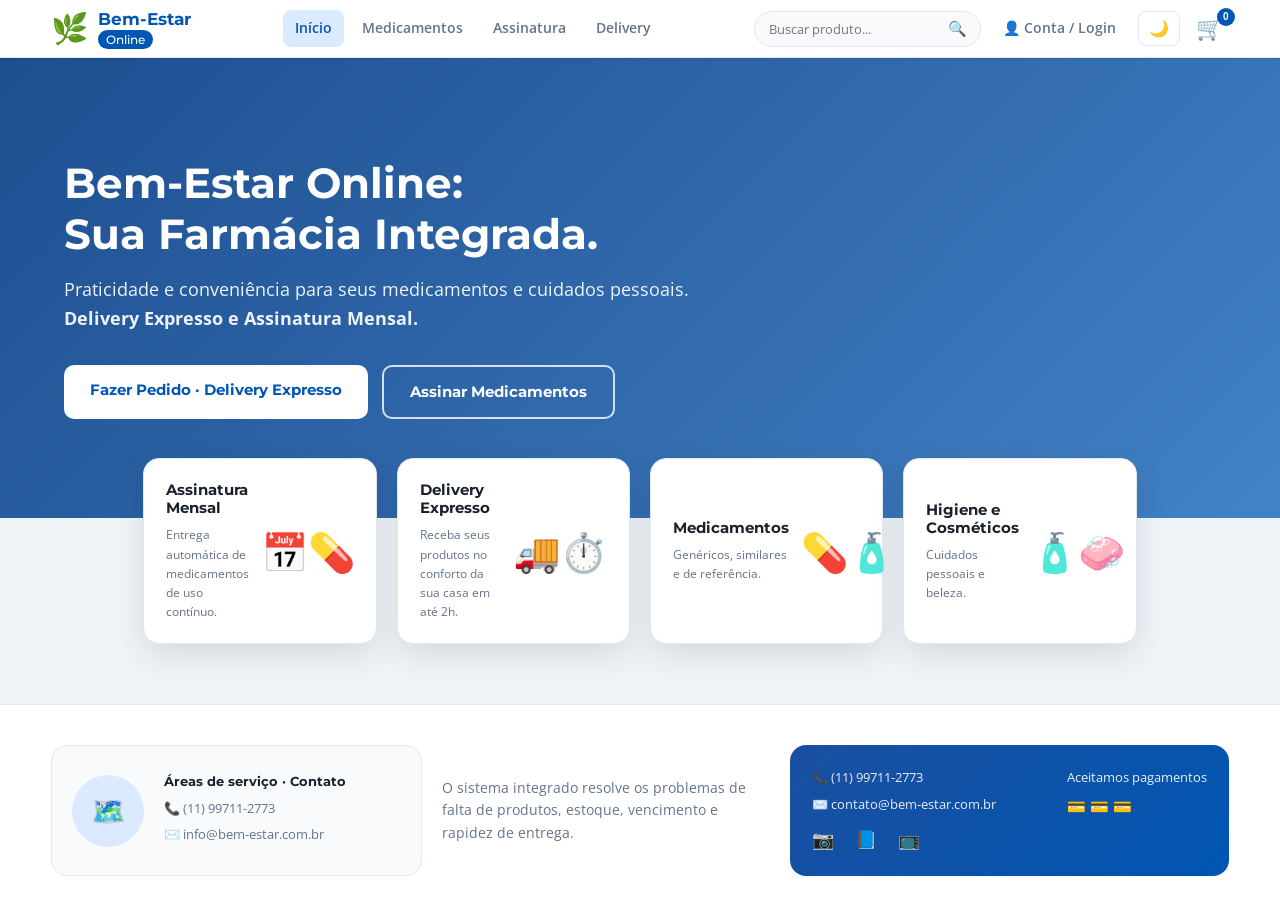
<file: frontend/index.html>
<!DOCTYPE html>
<html lang="pt-BR">
<head>
  <meta charset="UTF-8">
  <meta name="viewport" content="width=device-width, initial-scale=1.0">
  <title>Farmácia Bem-Estar Online</title>
  <link rel="preconnect" href="https://fonts.googleapis.com">
  <link rel="preconnect" href="https://fonts.gstatic.com" crossorigin>
  <link href="https://fonts.googleapis.com/css2?family=Montserrat:wght@500;700&family=Open+Sans:wght@400;600&display=swap" rel="stylesheet">
  <link rel="stylesheet" href="estilo.css">
</head>
<body>

  <!-- Cabeçalho injetado pelo script.js (injetarCabecalho) -->
  <div id="app-header"></div>

  <!-- HERO -->
  <section class="hero" aria-label="Destaque principal">
    <div class="conteudo-hero">
      <h1>Bem-Estar Online:<br>Sua Farmácia Integrada.</h1>
      <p>Praticidade e conveniência para seus medicamentos e cuidados pessoais.<br>
         <strong>Delivery Expresso e Assinatura Mensal.</strong></p>
      <div class="botoes-hero">
        <a href="delivery.html" class="btn-primario">Fazer Pedido · Delivery Expresso</a>
        <a href="assinatura.html" class="btn-secundario">Assinar Medicamentos</a>
      </div>
    </div>
  </section>

  <!-- CARDS DE SERVIÇOS -->
  <section class="container-cards" aria-label="Nossos serviços">

    <div class="card">
      <div class="texto-card">
        <h3>Assinatura Mensal</h3>
        <p>Entrega automática de medicamentos de uso contínuo.</p>
      </div>
      <div class="imagem-card" aria-hidden="true">📅💊</div>
    </div>

    <div class="card">
      <div class="texto-card">
        <h3>Delivery Expresso</h3>
        <p>Receba seus produtos no conforto da sua casa em até 2h.</p>
      </div>
      <div class="imagem-card" aria-hidden="true">🚚⏱️</div>
    </div>

    <div class="card">
      <div class="texto-card">
        <h3>Medicamentos</h3>
        <p>Genéricos, similares e de referência.</p>
      </div>
      <div class="imagem-card" aria-hidden="true">💊🧴</div>
    </div>

    <div class="card">
      <div class="texto-card">
        <h3>Higiene e Cosméticos</h3>
        <p>Cuidados pessoais e beleza.</p>
      </div>
      <div class="imagem-card" aria-hidden="true">🧴🧼</div>
    </div>

  </section>

  <!-- RODAPÉ -->
  <footer class="rodape-inferior">
    <div class="bloco-info">
      <div class="mapa-simulado" aria-hidden="true">🗺️</div>
      <div class="info-texto">
        <h4>Áreas de serviço · Contato</h4>
        <p>📞 (11) 99711-2773</p>
        <p>✉️ info@bem-estar.com.br</p>
      </div>
    </div>

    <div class="bloco-texto">
      <p>O sistema integrado resolve os problemas de falta de produtos,
         estoque, vencimento e rapidez de entrega.</p>
    </div>

    <div class="bloco-azul">
      <div class="contatos-azul">
        <p>📞 (11) 99711-2773</p>
        <p>✉️ contato@bem-estar.com.br</p>
        <div class="redes-sociais" aria-label="Redes sociais">📷 📘 📺</div>
      </div>
      <div class="pagamentos">
        <p>Aceitamos pagamentos</p>
        <div class="icones-cartao" aria-label="Bandeiras de cartão">💳 💳 💳</div>
      </div>
    </div>
  </footer>

  <div id="toast" class="toast" role="status" aria-live="polite"></div>
  <script src="script.js"></script>
</body>
</html>
</file>
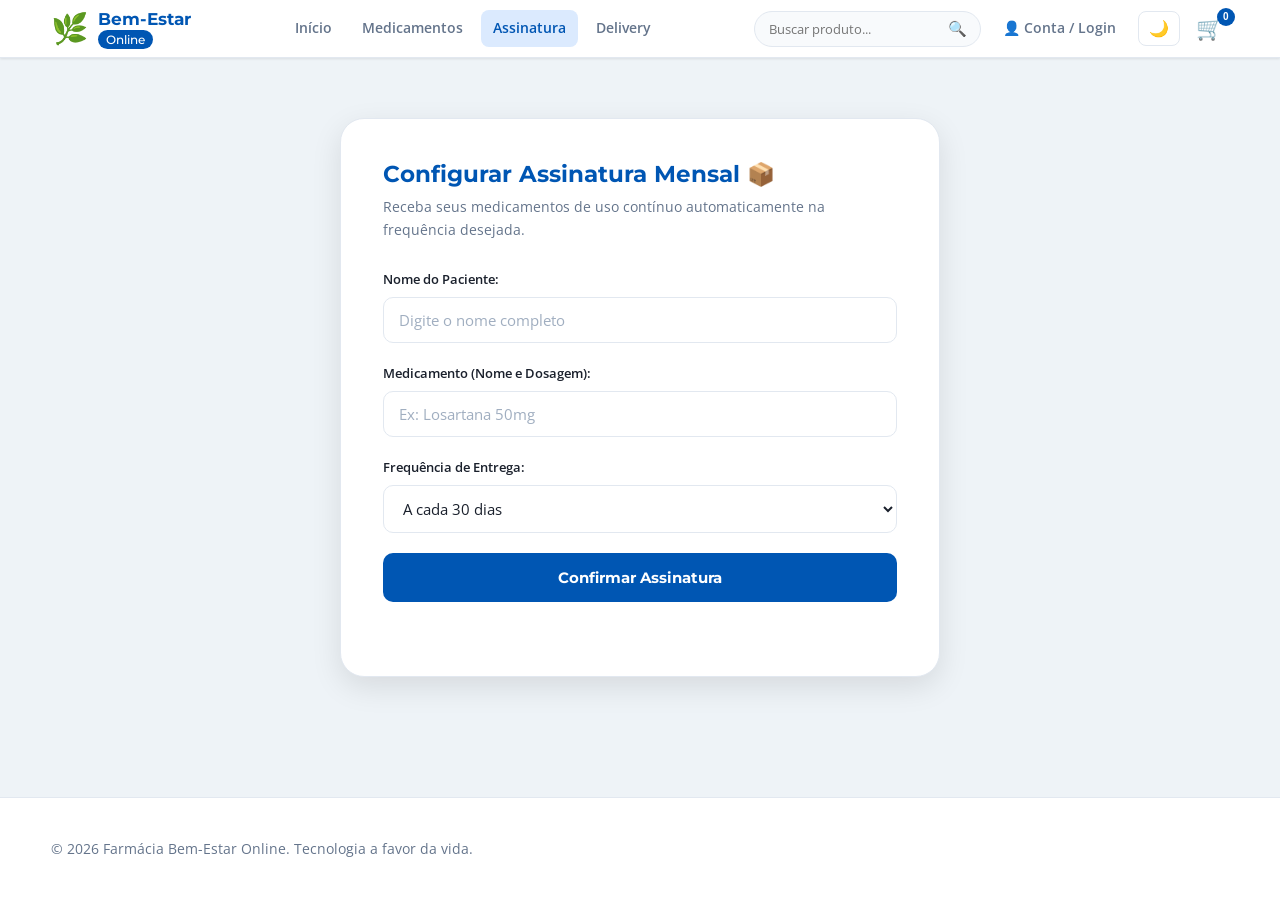
<file: frontend/assinatura.html>
<!DOCTYPE html>
<html lang="pt-BR">
<head>
  <meta charset="UTF-8">
  <meta name="viewport" content="width=device-width, initial-scale=1.0">
  <title>Assinatura Mensal - Bem-Estar Online</title>
  <link rel="preconnect" href="https://fonts.googleapis.com">
  <link rel="preconnect" href="https://fonts.gstatic.com" crossorigin>
  <link href="https://fonts.googleapis.com/css2?family=Montserrat:wght@500;700&family=Open+Sans:wght@400;600&display=swap" rel="stylesheet">
  <link rel="stylesheet" href="estilo.css">
</head>
<body>

  <div id="app-header"></div>

  <main class="container-formulario" aria-label="Formulário de assinatura mensal">

    <h2>Configurar Assinatura Mensal 📦</h2>
    <p>Receba seus medicamentos de uso contínuo automaticamente na frequência desejada.</p>

    <form id="form-assinatura" onsubmit="finalizarAssinatura(event)" novalidate>

      <div class="grupo-input">
        <label for="nome-paciente">Nome do Paciente:</label>
        <input type="text" id="nome-paciente" required
               placeholder="Digite o nome completo"
               autocomplete="name">
      </div>

      <div class="grupo-input">
        <label for="medicamento-assinatura">Medicamento (Nome e Dosagem):</label>
        <input type="text" id="medicamento-assinatura" required
               placeholder="Ex: Losartana 50mg">
      </div>

      <div class="grupo-input">
        <label for="frequencia">Frequência de Entrega:</label>
        <!-- Estilo vindo do CSS (.grupo-input select), sem inline style -->
        <select id="frequencia">
          <option value="15 dias">A cada 15 dias</option>
          <option value="30 dias" selected>A cada 30 dias</option>
          <option value="60 dias">A cada 60 dias</option>
        </select>
      </div>

      <button type="submit" class="btn-primario-azul">Confirmar Assinatura</button>

    </form>

  </main>

  <footer class="rodape-inferior">
    <div class="bloco-texto" style="width:100%;text-align:center;">
      <p>&copy; 2026 Farmácia Bem-Estar Online. Tecnologia a favor da vida.</p>
    </div>
  </footer>

  <div id="toast" class="toast" role="status" aria-live="polite"></div>
  <script src="script.js"></script>
</body>
</html>
</file>
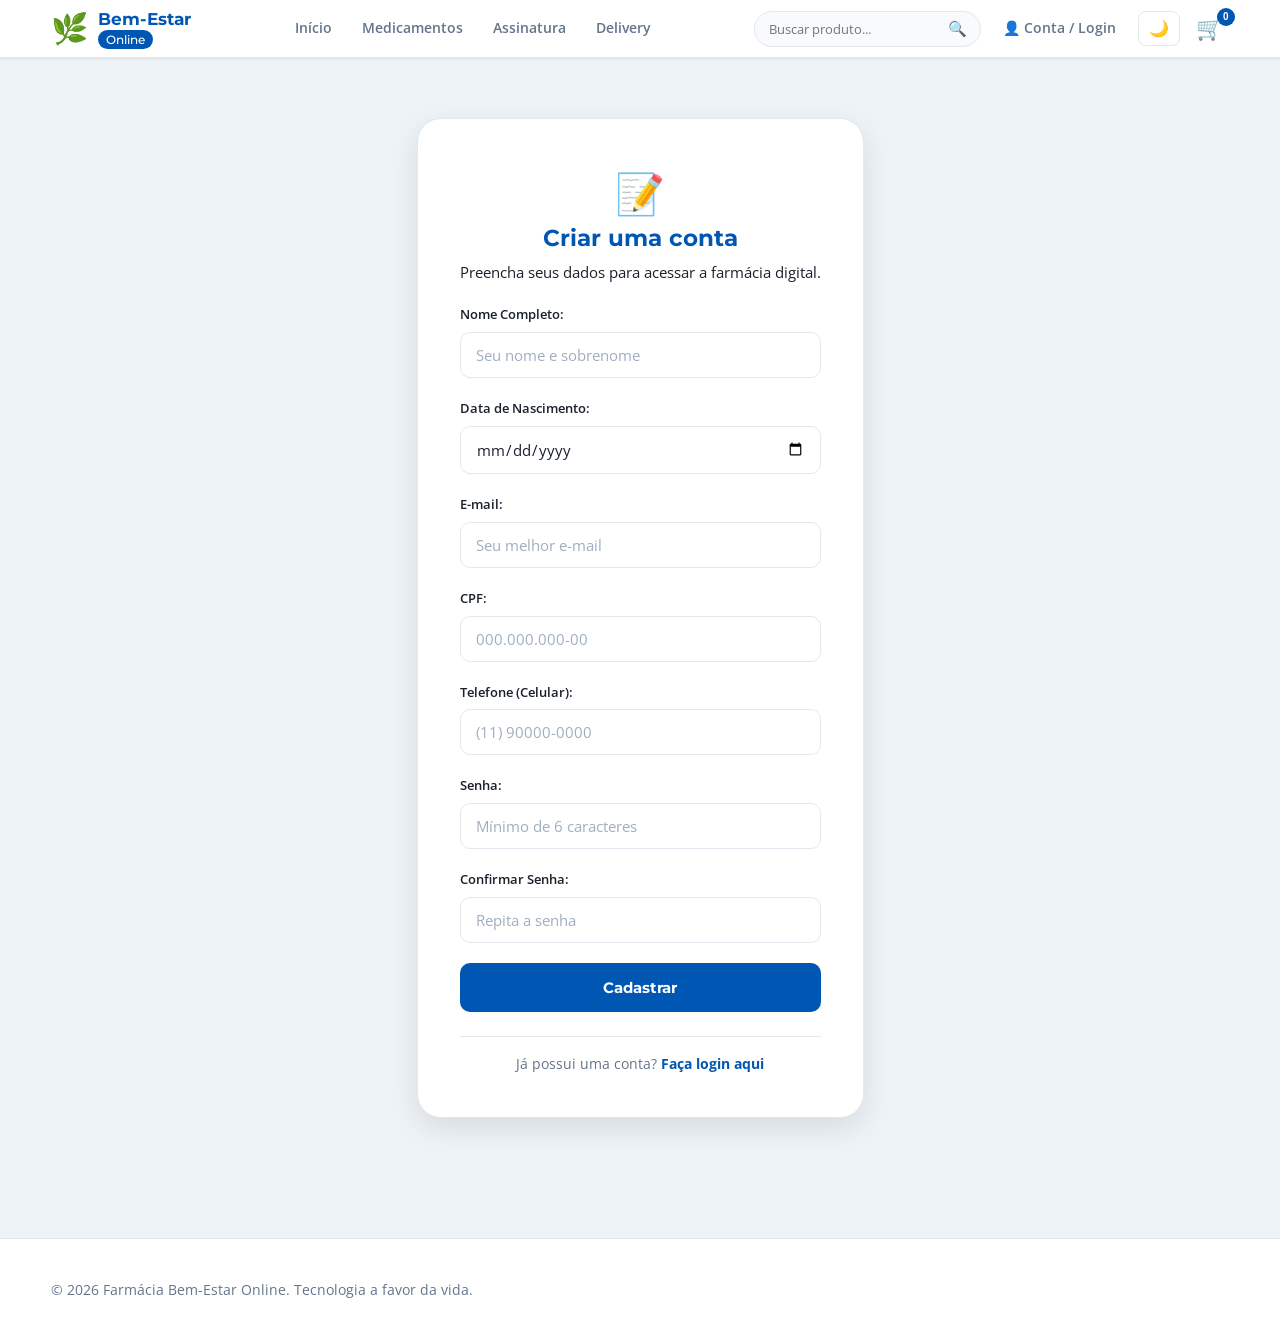
<file: frontend/cadastro.html>
<!DOCTYPE html>
<html lang="pt-BR">
<head>
  <meta charset="UTF-8">
  <meta name="viewport" content="width=device-width, initial-scale=1.0">
  <title>Cadastro - Bem-Estar Online</title>
  <link rel="preconnect" href="https://fonts.googleapis.com">
  <link rel="preconnect" href="https://fonts.gstatic.com" crossorigin>
  <link href="https://fonts.googleapis.com/css2?family=Montserrat:wght@500;700&family=Open+Sans:wght@400;600&display=swap" rel="stylesheet">
  <link rel="stylesheet" href="estilo.css">
</head>
<body>

  <div id="app-header"></div>

  <main class="container-formulario form-auth" aria-label="Formulário de cadastro">

    <div style="text-align:center;margin-bottom:20px;">
      <span style="font-size:40px;" aria-hidden="true">📝</span>
      <h2>Criar uma conta</h2>
      <p>Preencha seus dados para acessar a farmácia digital.</p>
    </div>

    <!-- novalidate: desativa o balão nativo do browser; usamos nossa própria validação -->
    <form id="form-cadastro" onsubmit="criarConta(event)" novalidate>

      <div class="grupo-input">
        <label for="nome-cadastro">Nome Completo:</label>
        <input type="text" id="nome-cadastro" required
               placeholder="Seu nome e sobrenome"
               autocomplete="name">
      </div>

      <div class="grupo-input">
        <label for="nascimento-cadastro">Data de Nascimento:</label>
        <!-- max calculado pelo JS para não permitir datas futuras -->
        <input type="date" id="nascimento-cadastro" required
               autocomplete="bday">
      </div>

      <div class="grupo-input">
        <label for="email-cadastro">E-mail:</label>
        <input type="email" id="email-cadastro" required
               placeholder="Seu melhor e-mail"
               autocomplete="email">
      </div>

      <div class="grupo-input">
        <label for="cpf-cadastro">CPF:</label>
        <!-- Máscara aplicada pelo script.js via evento 'input' -->
        <input type="text" id="cpf-cadastro" required
               maxlength="14" placeholder="000.000.000-00"
               inputmode="numeric" autocomplete="off">
      </div>

      <div class="grupo-input">
        <label for="telefone-cadastro">Telefone (Celular):</label>
        <!-- Máscara aplicada pelo script.js via evento 'input' -->
        <input type="tel" id="telefone-cadastro" required
               maxlength="15" placeholder="(11) 90000-0000"
               autocomplete="tel">
      </div>

      <div class="grupo-input">
        <label for="senha-cadastro">Senha:</label>
        <input type="password" id="senha-cadastro" required
               placeholder="Mínimo de 6 caracteres"
               autocomplete="new-password">
      </div>

      <div class="grupo-input">
        <label for="confirma-senha">Confirmar Senha:</label>
        <input type="password" id="confirma-senha" required
               placeholder="Repita a senha"
               autocomplete="new-password">
      </div>

      <button type="submit" class="btn-primario-azul">Cadastrar</button>

    </form>

    <div class="link-alternativo">
      <p>Já possui uma conta? <a href="login.html">Faça login aqui</a></p>
    </div>

  </main>

  <footer class="rodape-inferior">
    <div class="bloco-texto" style="width:100%;text-align:center;">
      <p>&copy; 2026 Farmácia Bem-Estar Online. Tecnologia a favor da vida.</p>
    </div>
  </footer>

  <div id="toast" class="toast" role="status" aria-live="polite"></div>
  <script src="script.js"></script>

  <script>
    // Define a data máxima do campo de nascimento como hoje
    document.getElementById('nascimento-cadastro').max =
      new Date().toISOString().split('T')[0];
  </script>
</body>
</html>
</file>
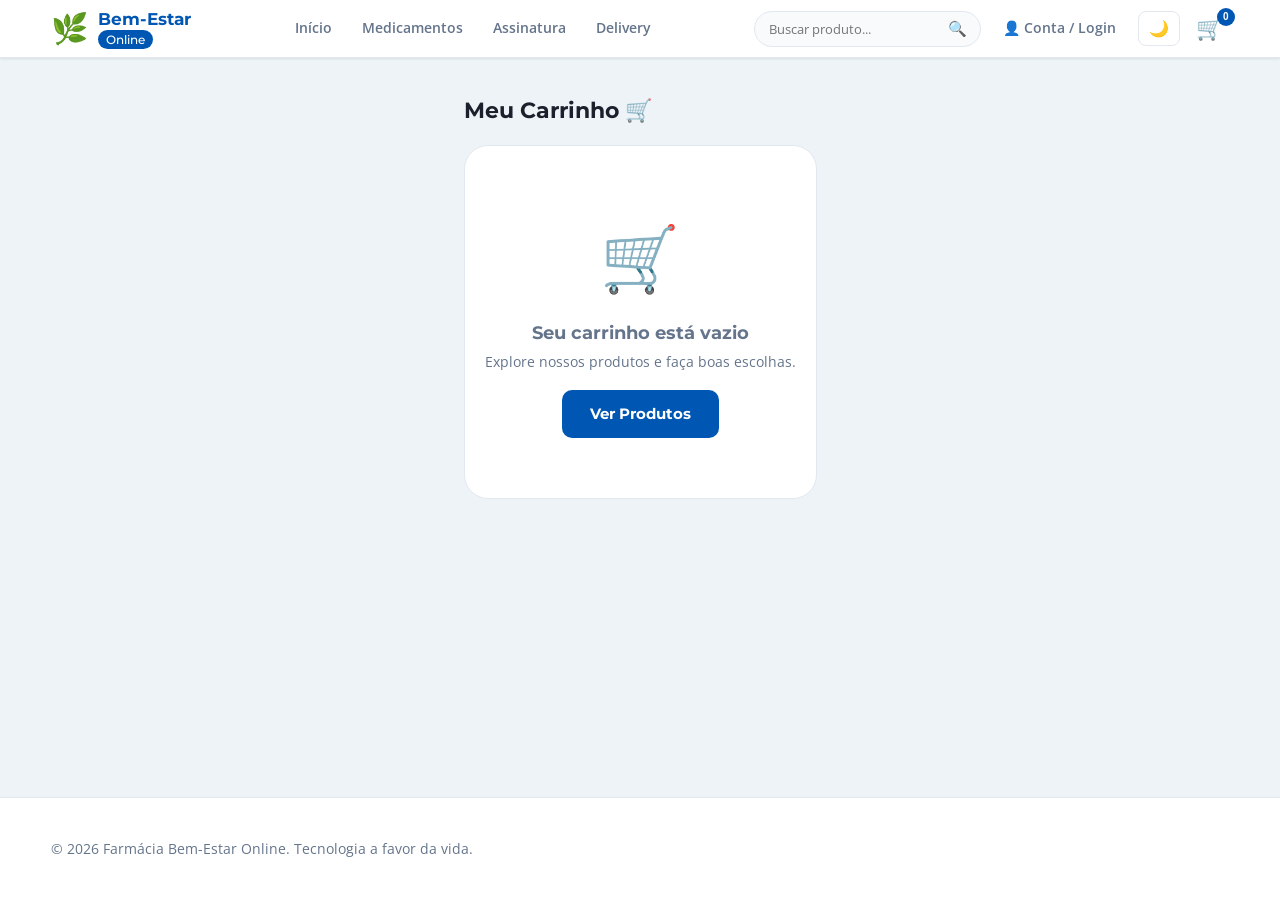
<file: frontend/carrinho.html>
<!DOCTYPE html>
<html lang="pt-BR">
<head>
  <meta charset="UTF-8">
  <meta name="viewport" content="width=device-width, initial-scale=1.0">
  <title>Meu Carrinho - Bem-Estar Online</title>
  <link rel="preconnect" href="https://fonts.googleapis.com">
  <link rel="preconnect" href="https://fonts.gstatic.com" crossorigin>
  <link href="https://fonts.googleapis.com/css2?family=Montserrat:wght@500;700&family=Open+Sans:wght@400;600&display=swap" rel="stylesheet">
  <link rel="stylesheet" href="estilo.css">
</head>
<body>

  <div id="app-header"></div>

  <main class="container-carrinho">

    <!-- Lista de itens: preenchida dinamicamente pelo script.js (renderizarCarrinho) -->
    <section class="itens-carrinho" aria-label="Itens no carrinho">
      <h2>Meu Carrinho 🛒</h2>
      <div id="lista-itens-carrinho">
        <!-- Itens injetados via JavaScript -->
      </div>
    </section>

    <!-- Resumo do pedido: valores atualizados via JS com IDs abaixo -->
    <aside class="resumo-pedido" id="resumo-pedido" aria-label="Resumo do pedido">
      <h3>Resumo do Pedido</h3>

      <div class="linha-resumo">
        <span id="resumo-itens">Subtotal</span>
        <span id="resumo-subtotal">R$ 0,00</span>
      </div>

      <div class="linha-resumo">
        <span>Frete (Delivery Expresso)</span>
        <span id="resumo-frete">R$ 8,00</span>
      </div>

      <div class="divisor-horizontal"></div>

      <div class="linha-resumo total">
        <span>Total</span>
        <span id="resumo-total">R$ 0,00</span>
      </div>

      <button class="btn-primario-azul" onclick="finalizarCompra()">
        Finalizar Compra
      </button>
      <a href="medicamentos.html" class="link-continuar">Continuar comprando</a>
    </aside>

  </main>

  <footer class="rodape-inferior">
    <div class="bloco-texto" style="width:100%;text-align:center;">
      <p>&copy; 2026 Farmácia Bem-Estar Online. Tecnologia a favor da vida.</p>
    </div>
  </footer>

  <div id="toast" class="toast" role="status" aria-live="polite"></div>
  <script src="script.js"></script>
</body>
</html>
</file>
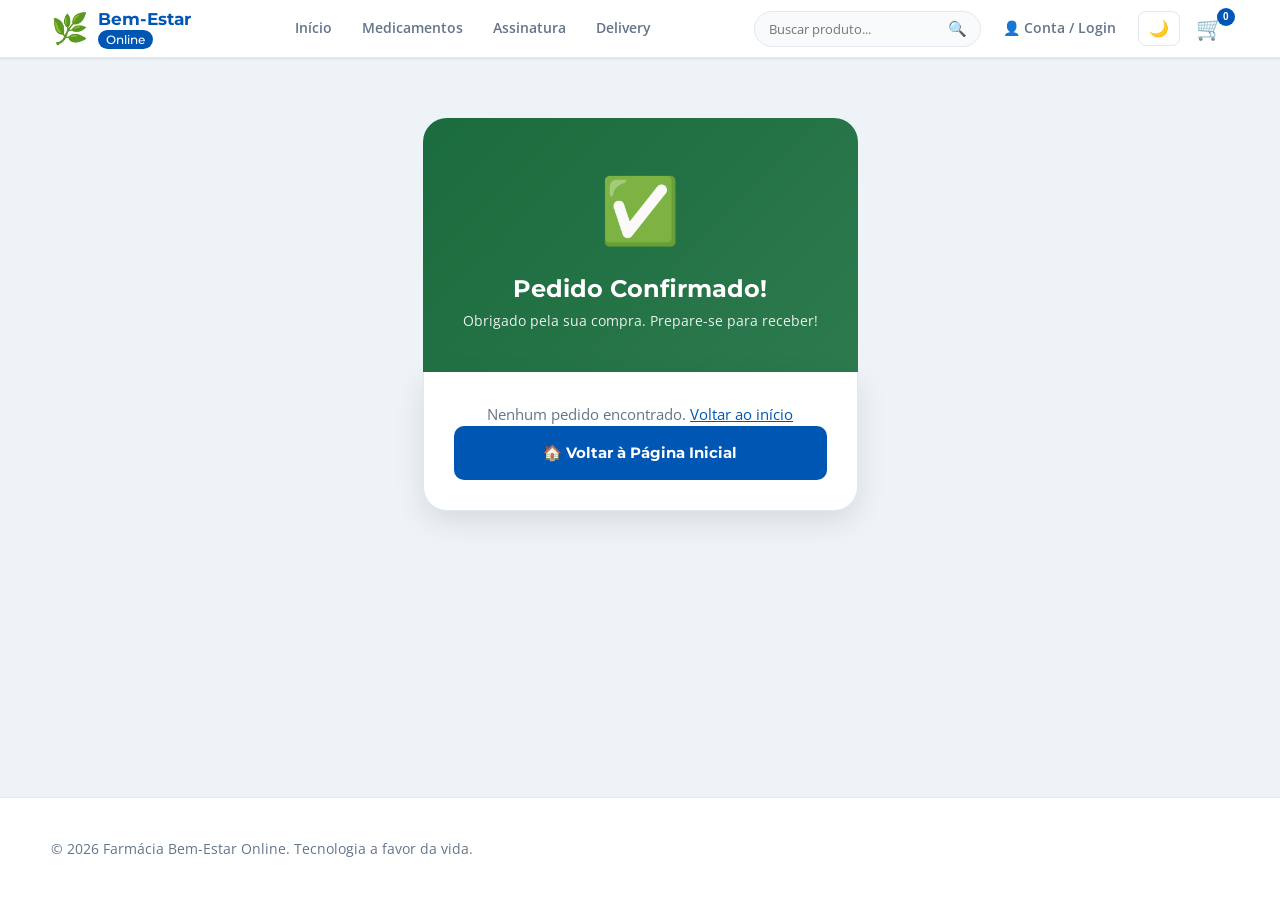
<file: frontend/confirmacao.html>
<!DOCTYPE html>
<html lang="pt-BR">
<head>
  <meta charset="UTF-8">
  <meta name="viewport" content="width=device-width, initial-scale=1.0">
  <title>Pedido Confirmado - Bem-Estar Online</title>
  <link rel="preconnect" href="https://fonts.googleapis.com">
  <link rel="preconnect" href="https://fonts.gstatic.com" crossorigin>
  <link href="https://fonts.googleapis.com/css2?family=Montserrat:wght@500;700&family=Open+Sans:wght@400;600&display=swap" rel="stylesheet">
  <link rel="stylesheet" href="estilo.css">
</head>
<body>

  <div id="app-header"></div>

  <main class="container-confirmacao" aria-label="Confirmação do pedido">

    <div class="confirmacao-header" role="status">
      <span aria-hidden="true">✅</span>
      <h2>Pedido Confirmado!</h2>
      <p>Obrigado pela sua compra. Prepare-se para receber!</p>
    </div>

    <div class="confirmacao-corpo">
      <!-- Detalhes do pedido injetados pelo script.js (renderizarConfirmacao) -->
      <div id="resumo-confirmacao">
        <!-- Conteúdo gerado via JavaScript -->
      </div>

      <a href="index.html" class="btn-confirmacao-home">
        🏠 Voltar à Página Inicial
      </a>
    </div>

  </main>

  <footer class="rodape-inferior">
    <div class="bloco-texto" style="width:100%;text-align:center;">
      <p>&copy; 2026 Farmácia Bem-Estar Online. Tecnologia a favor da vida.</p>
    </div>
  </footer>

  <div id="toast" class="toast" role="status" aria-live="polite"></div>
  <script src="script.js"></script>
</body>
</html>
</file>
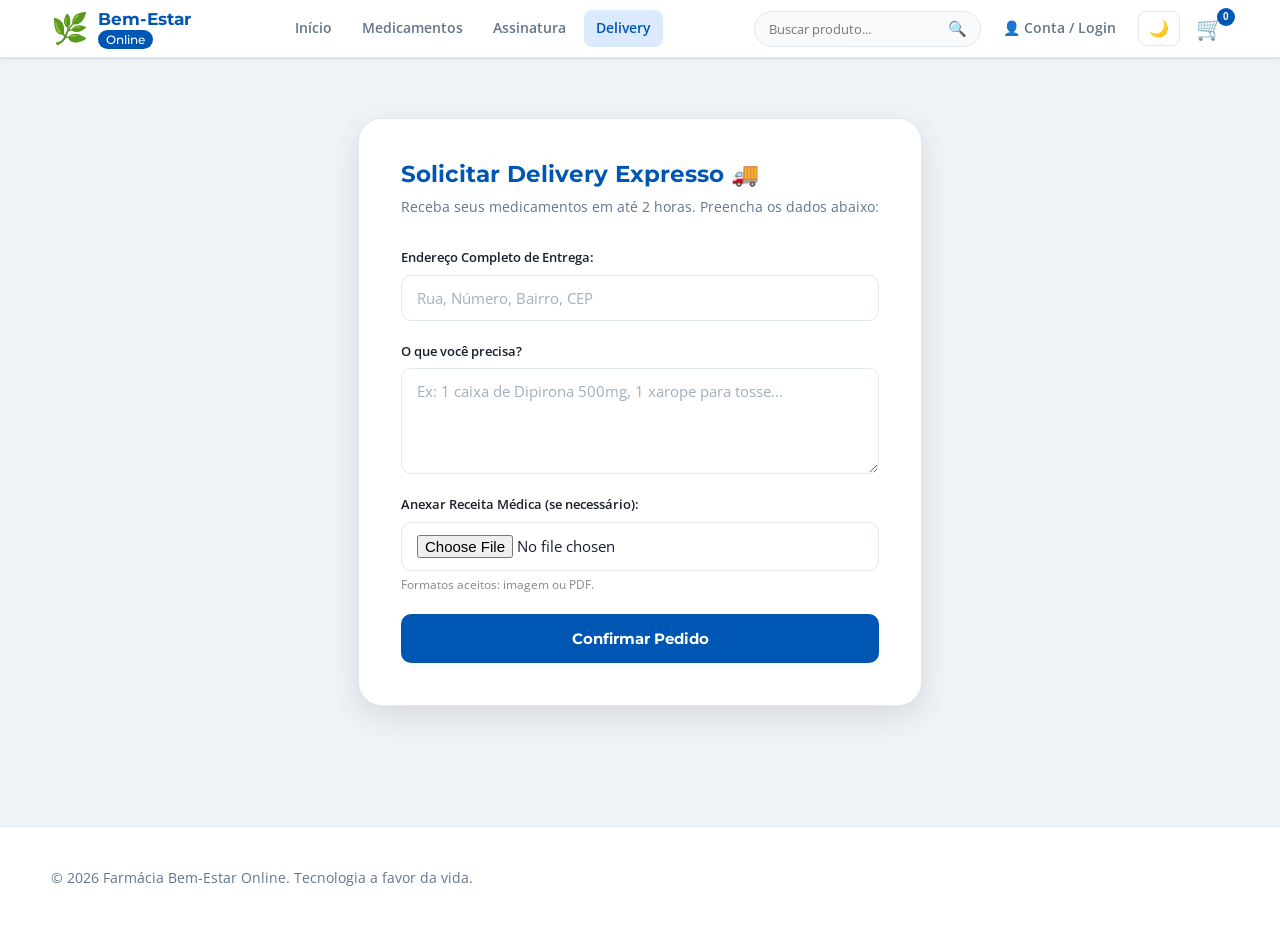
<file: frontend/delivery.html>
<!DOCTYPE html>
<html lang="pt-BR">
<head>
  <meta charset="UTF-8">
  <meta name="viewport" content="width=device-width, initial-scale=1.0">
  <title>Delivery Expresso - Bem-Estar Online</title>
  <link rel="preconnect" href="https://fonts.googleapis.com">
  <link rel="preconnect" href="https://fonts.gstatic.com" crossorigin>
  <link href="https://fonts.googleapis.com/css2?family=Montserrat:wght@500;700&family=Open+Sans:wght@400;600&display=swap" rel="stylesheet">
  <link rel="stylesheet" href="estilo.css">
</head>
<body>

  <div id="app-header"></div>

  <main class="container-formulario" aria-label="Formulário de delivery">

    <h2>Solicitar Delivery Expresso 🚚</h2>
    <p>Receba seus medicamentos em até 2 horas. Preencha os dados abaixo:</p>

    <!-- onsubmit unificado com os outros formulários; novalidate = nossa validação no JS -->
    <form id="form-delivery" onsubmit="enviarPedidoDelivery(event)" novalidate>

      <div class="grupo-input">
        <label for="endereco">Endereço Completo de Entrega:</label>
        <input type="text" id="endereco" required
               placeholder="Rua, Número, Bairro, CEP"
               autocomplete="street-address">
      </div>

      <div class="grupo-input">
        <label for="pedido">O que você precisa?</label>
        <textarea id="pedido" rows="4" required
                  placeholder="Ex: 1 caixa de Dipirona 500mg, 1 xarope para tosse..."></textarea>
      </div>

      <div class="grupo-input">
        <label for="receita">Anexar Receita Médica (se necessário):</label>
        <input type="file" id="receita" accept="image/*,.pdf"
               aria-describedby="receita-ajuda">
        <small id="receita-ajuda" style="color:#888;font-size:12px;margin-top:4px;">
          Formatos aceitos: imagem ou PDF.
        </small>
      </div>

      <!-- type="submit" + onsubmit no form = padrão consistente com as demais páginas -->
      <button type="submit" class="btn-confirmar">Confirmar Pedido</button>

    </form>

  </main>

  <footer class="rodape-inferior">
    <div class="bloco-texto" style="width:100%;text-align:center;">
      <p>&copy; 2026 Farmácia Bem-Estar Online. Tecnologia a favor da vida.</p>
    </div>
  </footer>

  <div id="toast" class="toast" role="status" aria-live="polite"></div>
  <script src="script.js"></script>
</body>
</html>
</file>
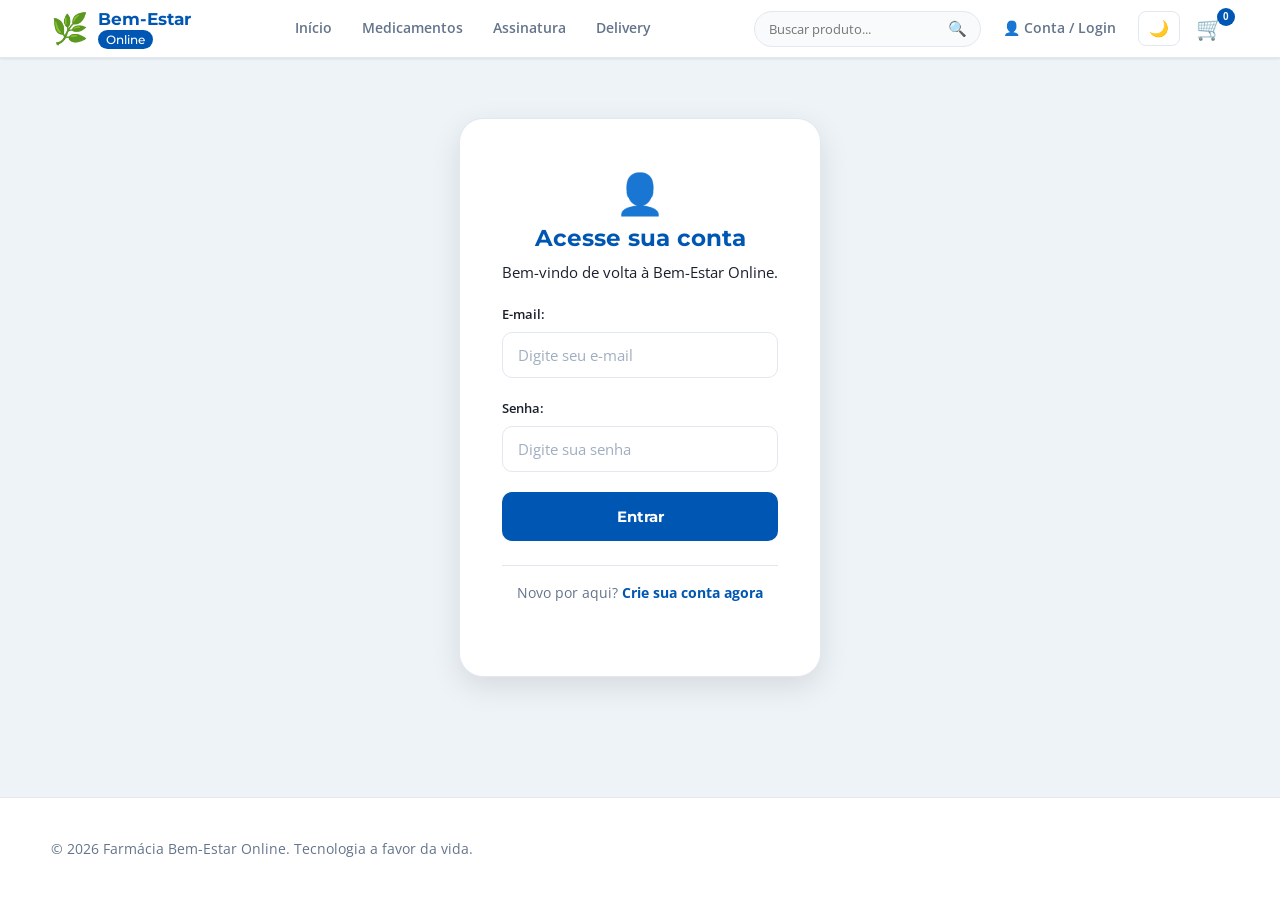
<file: frontend/login.html>
<!DOCTYPE html>
<html lang="pt-BR">
<head>
  <meta charset="UTF-8">
  <meta name="viewport" content="width=device-width, initial-scale=1.0">
  <title>Login - Bem-Estar Online</title>
  <link rel="preconnect" href="https://fonts.googleapis.com">
  <link rel="preconnect" href="https://fonts.gstatic.com" crossorigin>
  <link href="https://fonts.googleapis.com/css2?family=Montserrat:wght@500;700&family=Open+Sans:wght@400;600&display=swap" rel="stylesheet">
  <link rel="stylesheet" href="estilo.css">
</head>
<body>

  <div id="app-header"></div>

  <main class="container-formulario form-auth" aria-label="Formulário de login">

    <div style="text-align:center;margin-bottom:20px;">
      <span style="font-size:40px;" aria-hidden="true">👤</span>
      <h2>Acesse sua conta</h2>
      <p>Bem-vindo de volta à Bem-Estar Online.</p>
    </div>

    <form id="form-login" onsubmit="fazerLogin(event)" novalidate>

      <div class="grupo-input">
        <label for="email-login">E-mail:</label>
        <input type="email" id="email-login" required
               placeholder="Digite seu e-mail"
               autocomplete="email">
      </div>

      <div class="grupo-input">
        <label for="senha-login">Senha:</label>
        <input type="password" id="senha-login" required
               placeholder="Digite sua senha"
               autocomplete="current-password">
      </div>

      <button type="submit" class="btn-primario-azul">Entrar</button>

    </form>

    <div class="link-alternativo">
      <p>Novo por aqui? <a href="cadastro.html">Crie sua conta agora</a></p>
    </div>

  </main>

  <footer class="rodape-inferior">
    <div class="bloco-texto" style="width:100%;text-align:center;">
      <p>&copy; 2026 Farmácia Bem-Estar Online. Tecnologia a favor da vida.</p>
    </div>
  </footer>

  <div id="toast" class="toast" role="status" aria-live="polite"></div>
  <script src="script.js"></script>
</body>
</html>
</file>
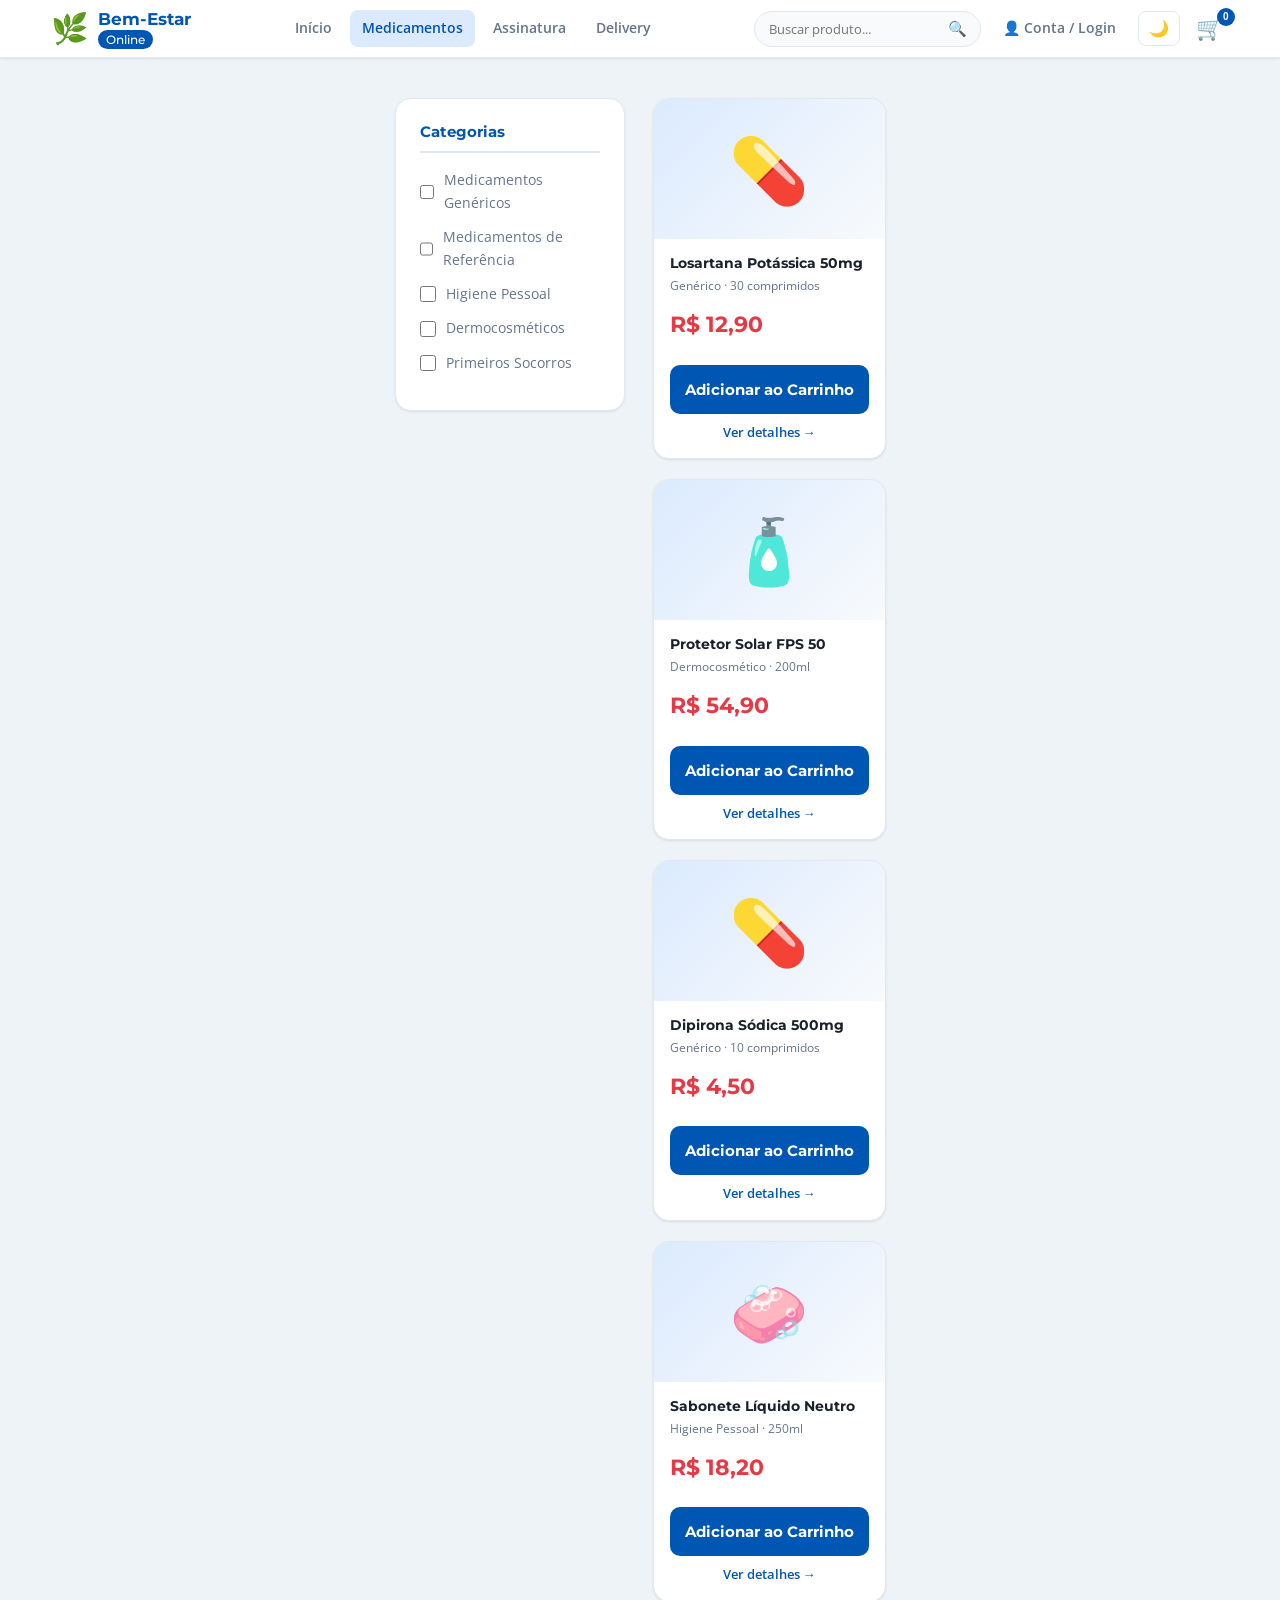
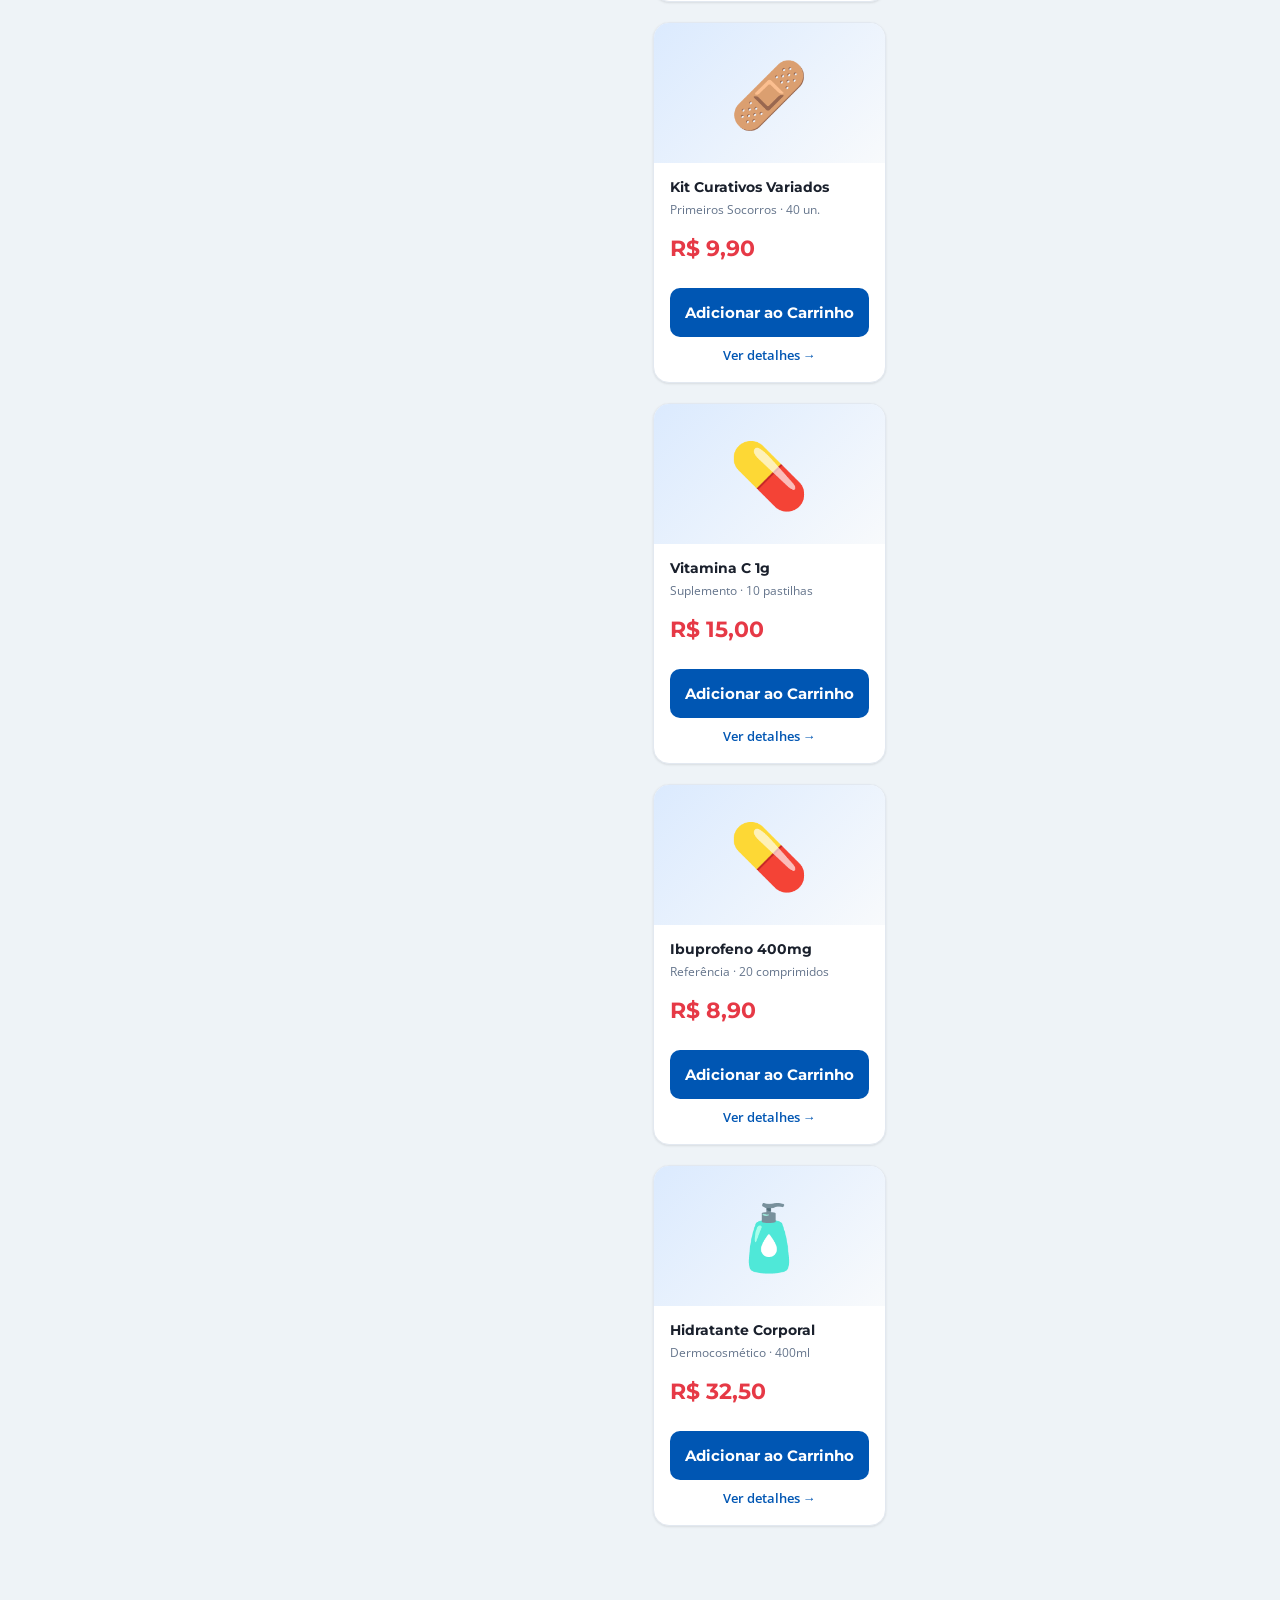
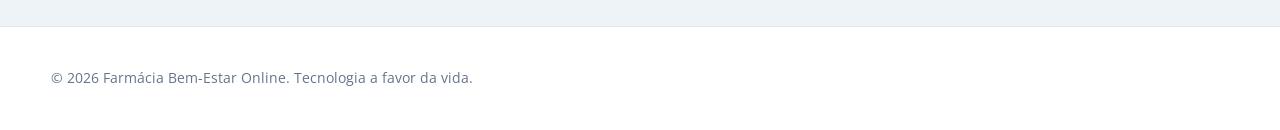
<file: frontend/medicamentos.html>
<!DOCTYPE html>
<html lang="pt-BR">
<head>
  <meta charset="UTF-8">
  <meta name="viewport" content="width=device-width, initial-scale=1.0">
  <title>Catálogo de Medicamentos - Bem-Estar Online</title>
  <link rel="preconnect" href="https://fonts.googleapis.com">
  <link rel="preconnect" href="https://fonts.gstatic.com" crossorigin>
  <link href="https://fonts.googleapis.com/css2?family=Montserrat:wght@500;700&family=Open+Sans:wght@400;600&display=swap" rel="stylesheet">
  <link rel="stylesheet" href="estilo.css">
</head>
<body>

  <div id="app-header"></div>

  <main class="container-catalogo">

    <!-- Filtros laterais -->
    <!-- Os checkboxes usam data-categoria para o JS filtrar os produtos do array PRODUTOS -->
    <aside class="filtros" aria-label="Filtros de categoria">
      <h3>Categorias</h3>
      <ul class="lista-filtros" role="group" aria-label="Filtrar por categoria">
        <li>
          <label>
            <input type="checkbox" data-categoria="genericos">
            Medicamentos Genéricos
          </label>
        </li>
        <li>
          <label>
            <input type="checkbox" data-categoria="referencia">
            Medicamentos de Referência
          </label>
        </li>
        <li>
          <label>
            <input type="checkbox" data-categoria="higiene">
            Higiene Pessoal
          </label>
        </li>
        <li>
          <label>
            <input type="checkbox" data-categoria="dermocosmeticos">
            Dermocosméticos
          </label>
        </li>
        <li>
          <label>
            <input type="checkbox" data-categoria="primeiros-socorros">
            Primeiros Socorros
          </label>
        </li>
      </ul>
    </aside>

    <!-- Grade de produtos: preenchida dinamicamente pelo script.js (renderizarCatalogo) -->
    <section id="grade-produtos" class="grade-produtos" aria-label="Produtos disponíveis">
      <!-- Produtos injetados via JavaScript -->
    </section>

  </main>

  <footer class="rodape-inferior">
    <div class="bloco-texto" style="width:100%;text-align:center;">
      <p>&copy; 2026 Farmácia Bem-Estar Online. Tecnologia a favor da vida.</p>
    </div>
  </footer>

  <div id="toast" class="toast" role="status" aria-live="polite"></div>
  <script src="script.js"></script>
</body>
</html>
</file>
<file: frontend/estilo.css>
/* =============================================================
   VARIÁVEIS DE TEMA (Light / Dark Mode)
   ============================================================= */
:root {
  --cor-primaria:       #0056b3;
  --cor-primaria-hover: #004494;
  --cor-primaria-claro: #dbeafe;
  --cor-destaque:       #E63946;
  --cor-sucesso:        #2d7a4f;
  --cor-aviso:          #d97706;

  --cor-fundo:          #eef3f7;
  --cor-superficie:     #ffffff;
  --cor-superficie-alt: #f8fafc;
  --cor-borda:          #e2e8f0;

  --cor-texto:          #1a202c;
  --cor-texto-suave:    #64748b;
  --cor-texto-placeholder: #a0aec0;

  --sombra-sm:  0 1px 3px rgba(0,0,0,0.06), 0 1px 2px rgba(0,0,0,0.04);
  --sombra-md:  0 4px 15px rgba(0,0,0,0.07);
  --sombra-lg:  0 10px 30px rgba(0,0,0,0.10);
  --sombra-xl:  0 20px 50px rgba(0,0,0,0.12);

  --raio:    10px;
  --raio-lg: 16px;
  --raio-xl: 24px;

  --transicao: 0.2s ease;
}

[data-tema="escuro"] {
  --cor-primaria-claro: #1e3a5f;
  --cor-fundo:          #0f172a;
  --cor-superficie:     #1e293b;
  --cor-superficie-alt: #162032;
  --cor-borda:          #334155;
  --cor-texto:          #e2e8f0;
  --cor-texto-suave:    #94a3b8;
  --cor-texto-placeholder: #475569;
  --sombra-sm:  0 1px 3px rgba(0,0,0,0.3);
  --sombra-md:  0 4px 15px rgba(0,0,0,0.4);
  --sombra-lg:  0 10px 30px rgba(0,0,0,0.5);
}

/* =============================================================
   RESET & BASE
   ============================================================= */
*, *::before, *::after { margin:0; padding:0; box-sizing:border-box; }

html { scroll-behavior: smooth; }

body {
  background-color: var(--cor-fundo);
  color: var(--cor-texto);
  font-family: 'Open Sans', sans-serif;
  font-size: 15px;
  line-height: 1.6;
  min-height: 100vh;
  display: flex;
  flex-direction: column;
  transition: background-color 0.3s, color 0.3s;
}

main { flex: 1; }

h1,h2,h3,h4,h5 { font-family:'Montserrat',sans-serif; line-height:1.2; }

a { color: var(--cor-primaria); }

img { max-width:100%; display:block; }

.sr-only {
  position:absolute; width:1px; height:1px;
  padding:0; margin:-1px; overflow:hidden;
  clip:rect(0,0,0,0); border:0;
}

/* =============================================================
   ANIMAÇÕES GLOBAIS
   ============================================================= */
@keyframes fadeInUp {
  from { opacity:0; transform:translateY(20px); }
  to   { opacity:1; transform:translateY(0); }
}
@keyframes shimmer {
  0%   { background-position:-400px 0; }
  100% { background-position: 400px 0; }
}
@keyframes pulsar {
  0%,100% { transform:scale(1); }
  50%      { transform:scale(1.05); }
}
@keyframes spin {
  to { transform:rotate(360deg); }
}

.animar { animation: fadeInUp 0.45s ease forwards; }

/* =============================================================
   SKELETON LOADING
   ============================================================= */
.skeleton {
  background: linear-gradient(90deg,
    var(--cor-borda) 25%,
    var(--cor-superficie-alt) 50%,
    var(--cor-borda) 75%);
  background-size: 400px 100%;
  animation: shimmer 1.4s infinite;
  border-radius: var(--raio);
  color: transparent !important;
  pointer-events: none;
}
.skeleton * { visibility: hidden; }

.skeleton-card {
  background: var(--cor-superficie);
  border-radius: var(--raio-lg);
  padding: 20px;
  display: flex;
  flex-direction: column;
  gap: 12px;
  box-shadow: var(--sombra-sm);
}
.skeleton-img  { height:120px; border-radius:var(--raio); }
.skeleton-line { height:14px; border-radius:6px; }
.skeleton-line.curta { width:60%; }
.skeleton-line.media  { width:80%; }

/* =============================================================
   CABEÇALHO
   ============================================================= */
.cabecalho {
  background-color: var(--cor-superficie);
  display: flex;
  justify-content: space-between;
  align-items: center;
  padding: 10px 4%;
  box-shadow: var(--sombra-sm);
  position: sticky;
  top: 0;
  z-index: 200;
  border-bottom: 1px solid var(--cor-borda);
  transition: background-color 0.3s;
}

.logo {
  display:flex; align-items:center; gap:10px;
  text-decoration:none; color:var(--cor-primaria);
  font-family:'Montserrat',sans-serif;
  font-weight:700; font-size:17px;
  line-height:1.1; flex-shrink:0;
}
.icone-logo   { font-size:30px; }
.destaque-logo {
  background-color:var(--cor-primaria); color:#fff;
  padding:2px 8px; border-radius:30px;
  font-size:12px; font-weight:500;
}

.menu { display:flex; gap:6px; }
.menu a {
  text-decoration:none; color:var(--cor-texto-suave);
  font-weight:600; font-size:14px;
  padding:7px 12px; border-radius:8px;
  transition:all var(--transicao);
  white-space:nowrap;
}
.menu a:hover { color:var(--cor-primaria); background:var(--cor-primaria-claro); }
.menu a.ativo { color:var(--cor-primaria); background:var(--cor-primaria-claro); }

.acoes-cabecalho { display:flex; align-items:center; gap:10px; position:relative; }

/* Busca com autocomplete */
.wrap-busca { position:relative; }
.barra-busca {
  display:flex; border:1.5px solid var(--cor-borda);
  border-radius:30px; overflow:hidden;
  transition:border-color 0.2s, box-shadow 0.2s;
  background:var(--cor-superficie-alt);
}
.barra-busca:focus-within {
  border-color:var(--cor-primaria);
  box-shadow:0 0 0 3px rgba(0,86,179,0.12);
}
.barra-busca input {
  border:none; padding:8px 14px; outline:none;
  width:180px; font-size:13px; background:transparent;
  color:var(--cor-texto); font-family:'Open Sans',sans-serif;
}
.barra-busca button {
  background:none; border:none; padding:8px 13px;
  cursor:pointer; color:var(--cor-texto-suave);
  font-size:15px; transition:color 0.2s;
}
.barra-busca button:hover { color:var(--cor-primaria); }

.autocomplete-lista {
  position:absolute; top:calc(100% + 8px); left:0; right:0;
  background:var(--cor-superficie); border:1px solid var(--cor-borda);
  border-radius:var(--raio); box-shadow:var(--sombra-lg);
  z-index:300; overflow:hidden; display:none;
}
.autocomplete-lista.visivel { display:block; }
.autocomplete-item {
  display:flex; align-items:center; gap:12px;
  padding:10px 14px; cursor:pointer;
  transition:background 0.15s; font-size:14px;
  color:var(--cor-texto);
}
.autocomplete-item:hover { background:var(--cor-primaria-claro); color:var(--cor-primaria); }
.autocomplete-item .emoji  { font-size:20px; }
.autocomplete-item .info   { flex:1; }
.autocomplete-item .info small { display:block; color:var(--cor-texto-suave); font-size:12px; }

/* Usuário logado */
.usuario-logado {
  display:flex; align-items:center; gap:8px;
  font-size:13px; font-weight:600; color:var(--cor-texto);
  white-space:nowrap;
}
.btn-sair {
  background:none; border:1.5px solid var(--cor-borda);
  border-radius:6px; padding:4px 10px; font-size:12px;
  cursor:pointer; color:var(--cor-texto-suave);
  transition:all 0.2s;
}
.btn-sair:hover { background:var(--cor-destaque); color:#fff; border-color:var(--cor-destaque); }

.link-login {
  text-decoration:none; color:var(--cor-texto-suave);
  font-weight:600; font-size:14px; white-space:nowrap;
  padding:7px 12px; border-radius:8px;
  transition:all var(--transicao);
}
.link-login:hover { color:var(--cor-primaria); background:var(--cor-primaria-claro); }

/* Botão carrinho */
.btn-carrinho {
  background:none; border:none; font-size:22px;
  position:relative; cursor:pointer; line-height:1;
  padding:6px; border-radius:8px;
  transition:background 0.2s;
}
.btn-carrinho:hover { background:var(--cor-primaria-claro); }

.badge {
  position:absolute; top:-4px; right:-6px;
  background:var(--cor-primaria); color:#fff;
  font-size:10px; padding:2px 5px; border-radius:50%;
  font-weight:700; min-width:18px; text-align:center;
  line-height:14px;
}

/* Botão dark mode */
.btn-tema {
  background:none; border:1.5px solid var(--cor-borda);
  border-radius:8px; padding:7px 10px; cursor:pointer;
  font-size:16px; transition:all 0.2s; color:var(--cor-texto-suave);
}
.btn-tema:hover { border-color:var(--cor-primaria); color:var(--cor-primaria); }

/* Hamburguer */
.btn-hamburguer {
  display:none; flex-direction:column; gap:5px;
  background:none; border:none; cursor:pointer; padding:6px; z-index:201;
}
.btn-hamburguer span {
  display:block; width:24px; height:2px;
  background:var(--cor-texto); border-radius:2px;
  transition:all 0.3s;
}
.btn-hamburguer.ativo span:nth-child(1) { transform:translateY(7px) rotate(45deg); }
.btn-hamburguer.ativo span:nth-child(2) { opacity:0; }
.btn-hamburguer.ativo span:nth-child(3) { transform:translateY(-7px) rotate(-45deg); }

/* =============================================================
   HERO
   ============================================================= */
.hero {
  background:
    linear-gradient(135deg, rgba(0,56,130,0.88) 0%, rgba(0,86,179,0.72) 100%),
    url('https://images.unsplash.com/photo-1576671081837-49000212a370?q=80&w=1920&auto=format&fit=crop')
    center/cover no-repeat;
  padding:90px 5%;
  color:#fff;
  min-height:460px;
  display:flex;
  align-items:center;
}
.conteudo-hero { max-width:700px; animation:fadeInUp 0.6s ease; }
.conteudo-hero h1 { font-size:42px; margin-bottom:16px; }
.conteudo-hero p  { font-size:18px; margin-bottom:32px; opacity:.92; }
.botoes-hero      { display:flex; gap:14px; flex-wrap:wrap; }

.btn-primario, .btn-secundario {
  padding:13px 26px; border-radius:10px;
  font-family:'Montserrat',sans-serif; font-weight:700;
  font-size:15px; cursor:pointer; text-decoration:none;
  transition:all 0.2s; display:inline-block; text-align:center;
}
.btn-primario { background:#fff; color:var(--cor-primaria); border:none; }
.btn-primario:hover { opacity:.92; transform:translateY(-1px); }
.btn-secundario { background:transparent; color:#fff; border:2px solid rgba(255,255,255,0.8); }
.btn-secundario:hover { background:rgba(255,255,255,0.15); }

/* =============================================================
   CARDS DE SERVIÇOS
   ============================================================= */
.container-cards {
  display:flex; justify-content:center;
  gap:20px; padding:0 4%; margin:-60px auto 0;
  max-width:1100px; position:relative; z-index:10;
  flex-wrap:wrap;
}
.card {
  background:var(--cor-superficie);
  border-radius:var(--raio-lg); box-shadow:var(--sombra-lg);
  width:calc(25% - 16px); min-width:190px;
  padding:22px; display:flex; align-items:center;
  justify-content:space-between; gap:12px;
  border:1px solid var(--cor-borda);
  transition:transform 0.25s, box-shadow 0.25s;
  animation:fadeInUp 0.5s ease backwards;
}
.card:hover { transform:translateY(-4px); box-shadow:var(--sombra-xl); }
.card:nth-child(1){animation-delay:.05s}
.card:nth-child(2){animation-delay:.10s}
.card:nth-child(3){animation-delay:.15s}
.card:nth-child(4){animation-delay:.20s}
.texto-card h3 { font-size:15px; color:var(--cor-texto); margin-bottom:8px; }
.texto-card p  { font-size:12px; color:var(--cor-texto-suave); }
.imagem-card   { font-size:38px; flex-shrink:0; }

/* =============================================================
   SEÇÃO DE DESTAQUES (Página Inicial)
   ============================================================= */
.secao-destaques {
  max-width:1100px; margin:60px auto 0; padding:0 4%;
}
.secao-destaques h2 {
  font-size:24px; color:var(--cor-texto);
  margin-bottom:24px; padding-bottom:12px;
  border-bottom:2px solid var(--cor-borda);
}
.grid-destaques {
  display:grid;
  grid-template-columns:repeat(auto-fill,minmax(220px,1fr));
  gap:20px;
}

/* =============================================================
   RODAPÉ
   ============================================================= */
.rodape-inferior {
  display:flex; justify-content:space-between;
  align-items:stretch; background:var(--cor-superficie);
  padding:40px 4%; margin-top:60px;
  border-top:1px solid var(--cor-borda);
  flex-wrap:wrap; gap:20px;
}
.bloco-info {
  background:var(--cor-superficie-alt); border-radius:var(--raio-lg);
  padding:20px; display:flex; align-items:center;
  gap:20px; flex:1; min-width:220px; border:1px solid var(--cor-borda);
}
.mapa-simulado {
  background:var(--cor-primaria-claro); width:72px; height:72px;
  border-radius:50%; display:flex; align-items:center;
  justify-content:center; font-size:28px; flex-shrink:0;
}
.info-texto h4 { font-size:13px; margin-bottom:6px; color:var(--cor-texto); }
.info-texto p  { font-size:13px; color:var(--cor-texto-suave); line-height:2; }
.bloco-texto { flex:1; min-width:180px; display:flex; align-items:center; font-size:14px; color:var(--cor-texto-suave); }
.bloco-azul {
  background:linear-gradient(135deg,#1a4fa0,#0056b3);
  color:#fff; border-radius:var(--raio-lg); padding:22px;
  display:flex; justify-content:space-between; flex:1.2;
  min-width:240px; gap:20px;
}
.contatos-azul p,
.pagamentos p { font-size:13px; margin-bottom:6px; opacity:.9; }
.redes-sociais  { margin-top:10px; font-size:18px; letter-spacing:8px; }

/* =============================================================
   FORMULÁRIOS GERAIS
   ============================================================= */
.container-formulario {
  max-width:600px; margin:60px auto;
  background:var(--cor-superficie); padding:42px;
  border-radius:var(--raio-xl); box-shadow:var(--sombra-lg);
  border:1px solid var(--cor-borda);
  animation:fadeInUp 0.4s ease;
}
.container-formulario h2 { color:var(--cor-primaria); margin-bottom:8px; }
.container-formulario > p { color:var(--cor-texto-suave); margin-bottom:28px; font-size:14px; }

.grupo-input { margin-bottom:20px; display:flex; flex-direction:column; }
.grupo-input label {
  margin-bottom:7px; font-weight:600;
  color:var(--cor-texto); font-size:13px;
}
.grupo-input input,
.grupo-input select,
.grupo-input textarea {
  padding:12px 15px; border:1.5px solid var(--cor-borda);
  border-radius:var(--raio); font-size:15px;
  font-family:'Open Sans',sans-serif;
  color:var(--cor-texto); background:var(--cor-superficie);
  transition:border-color 0.2s, box-shadow 0.2s, background 0.3s;
  width:100%;
}
.grupo-input input::placeholder,
.grupo-input textarea::placeholder { color:var(--cor-texto-placeholder); }
.grupo-input input:focus,
.grupo-input select:focus,
.grupo-input textarea:focus {
  border-color:var(--cor-primaria); outline:none;
  box-shadow:0 0 0 3px rgba(0,86,179,0.13);
}
.campo-erro { border-color:var(--cor-destaque) !important; background:#fff5f5 !important; }
[data-tema="escuro"] .campo-erro { background:#2d1515 !important; }
.campo-erro:focus { box-shadow:0 0 0 3px rgba(230,57,70,0.15) !important; }
.mensagem-erro {
  color:var(--cor-destaque); font-size:12px;
  margin-top:5px; font-weight:600; display:flex;
  align-items:center; gap:4px;
}

.btn-primario-azul, .btn-confirmar {
  background:var(--cor-primaria); color:#fff;
  border:none; padding:15px; width:100%;
  border-radius:var(--raio); font-size:15px;
  font-family:'Montserrat',sans-serif; font-weight:700;
  cursor:pointer; margin-top:8px;
  transition:background 0.2s, transform 0.1s;
  display:flex; align-items:center; justify-content:center; gap:8px;
}
.btn-primario-azul:hover,
.btn-confirmar:hover  { background:var(--cor-primaria-hover); }
.btn-primario-azul:active,
.btn-confirmar:active { transform:scale(0.98); }
.btn-primario-azul:disabled,
.btn-confirmar:disabled { opacity:0.6; cursor:not-allowed; }

/* Spinner no botão */
.spinner {
  width:16px; height:16px; border:2px solid rgba(255,255,255,0.4);
  border-top-color:#fff; border-radius:50%;
  animation:spin 0.7s linear infinite;
}

/* =============================================================
   FORÇA DA SENHA
   ============================================================= */
.forca-senha { margin-top:8px; }
.barra-forca {
  height:4px; border-radius:4px;
  background:var(--cor-borda); overflow:hidden; margin-bottom:4px;
}
.barra-forca-fill {
  height:100%; border-radius:4px;
  transition:width 0.3s, background-color 0.3s;
  width:0%;
}
.forca-label { font-size:11px; font-weight:600; }
.forca-0 { background:var(--cor-borda); }
.forca-1 { background:#E63946; }
.forca-2 { background:#f97316; }
.forca-3 { background:#eab308; }
.forca-4 { background:#22c55e; }

/* =============================================================
   LOGIN / CADASTRO
   ============================================================= */
.form-auth { max-width:460px; margin-top:60px; }
.link-alternativo {
  text-align:center; margin-top:24px; padding-top:16px;
  border-top:1px solid var(--cor-borda);
  font-size:14px; color:var(--cor-texto-suave);
}
.link-alternativo a { color:var(--cor-primaria); font-weight:700; text-decoration:none; }
.link-alternativo a:hover { text-decoration:underline; }

/* =============================================================
   CATÁLOGO DE MEDICAMENTOS
   ============================================================= */
.container-catalogo {
  display:flex; gap:28px; max-width:1200px;
  margin:40px auto; padding:0 4%;
}
.filtros {
  width:230px; flex-shrink:0;
  background:var(--cor-superficie); padding:24px;
  border-radius:var(--raio-lg); box-shadow:var(--sombra-sm);
  border:1px solid var(--cor-borda);
  align-self:flex-start; position:sticky; top:80px;
}
.filtros h3 {
  color:var(--cor-primaria); margin-bottom:16px;
  font-size:15px; border-bottom:2px solid var(--cor-borda);
  padding-bottom:10px;
}
.lista-filtros { list-style:none; }
.lista-filtros li { margin-bottom:12px; }
.lista-filtros label {
  font-size:14px; color:var(--cor-texto-suave);
  cursor:pointer; display:flex; align-items:center;
  gap:10px; transition:color 0.2s;
}
.lista-filtros label:hover { color:var(--cor-primaria); }
.lista-filtros input[type="checkbox"] {
  width:16px; height:16px;
  accent-color:var(--cor-primaria); cursor:pointer;
}

.grade-produtos {
  flex:1; display:grid;
  grid-template-columns:repeat(auto-fill,minmax(210px,1fr));
  gap:20px; align-content:start;
}
.produto-card {
  background:var(--cor-superficie); border-radius:var(--raio-lg);
  border:1px solid var(--cor-borda); overflow:hidden;
  box-shadow:var(--sombra-sm);
  display:flex; flex-direction:column;
  transition:transform 0.25s, box-shadow 0.25s;
  animation:fadeInUp 0.4s ease backwards;
}
.produto-card:hover { transform:translateY(-5px); box-shadow:var(--sombra-lg); }

.produto-card-img {
  height:140px; display:flex; align-items:center;
  justify-content:center; font-size:64px;
  background:linear-gradient(135deg,var(--cor-primaria-claro),var(--cor-superficie-alt));
}
.produto-card-corpo { padding:16px; flex:1; display:flex; flex-direction:column; }
.produto-card h4    { font-size:14px; color:var(--cor-texto); margin-bottom:4px; }
.descricao-produto  { font-size:12px; color:var(--cor-texto-suave); margin-bottom:12px; flex:1; }
.preco-produto {
  font-size:22px; font-weight:700;
  color:var(--cor-destaque); font-family:'Montserrat',sans-serif;
  margin-bottom:14px;
}

/* =============================================================
   PÁGINA DO PRODUTO
   ============================================================= */
.container-produto {
  max-width:960px; margin:40px auto;
  padding:0 4%; display:flex; gap:40px;
  animation:fadeInUp 0.4s ease;
}
.produto-galeria {
  width:380px; flex-shrink:0;
  background:linear-gradient(135deg,var(--cor-primaria-claro),var(--cor-superficie-alt));
  border-radius:var(--raio-xl); display:flex;
  align-items:center; justify-content:center;
  font-size:130px; min-height:340px;
  border:1px solid var(--cor-borda);
}
.produto-info { flex:1; }
.produto-info .badge-categoria {
  display:inline-block; background:var(--cor-primaria-claro);
  color:var(--cor-primaria); padding:4px 12px; border-radius:20px;
  font-size:12px; font-weight:700; margin-bottom:12px;
}
.produto-info h1 { font-size:26px; color:var(--cor-texto); margin-bottom:8px; }
.produto-info .descricao-longa {
  color:var(--cor-texto-suave); margin-bottom:20px; font-size:14px;
  line-height:1.8;
}
.produto-preco-grande {
  font-size:36px; font-weight:700; color:var(--cor-destaque);
  font-family:'Montserrat',sans-serif; margin-bottom:6px;
}
.produto-parcelamento {
  font-size:13px; color:var(--cor-texto-suave); margin-bottom:24px;
}
.produto-qtd-wrap {
  display:flex; align-items:center; gap:12px; margin-bottom:20px;
}
.produto-qtd-wrap label { font-weight:600; font-size:14px; }
.produto-qtd {
  display:flex; border:1.5px solid var(--cor-borda);
  border-radius:var(--raio); overflow:hidden;
}
.produto-qtd button {
  background:var(--cor-superficie-alt); border:none;
  padding:10px 16px; font-size:18px; cursor:pointer;
  color:var(--cor-primaria); font-weight:700;
  transition:background 0.2s;
}
.produto-qtd button:hover { background:var(--cor-primaria-claro); }
.produto-qtd input {
  width:50px; text-align:center; border:none;
  border-left:1px solid var(--cor-borda);
  border-right:1px solid var(--cor-borda);
  font-size:15px; background:var(--cor-superficie);
  color:var(--cor-texto);
}
.btn-add-produto {
  width:100%; padding:16px; background:var(--cor-primaria);
  color:#fff; border:none; border-radius:var(--raio);
  font-size:16px; font-family:'Montserrat',sans-serif;
  font-weight:700; cursor:pointer; margin-bottom:12px;
  transition:background 0.2s, transform 0.1s;
}
.btn-add-produto:hover  { background:var(--cor-primaria-hover); }
.btn-add-produto:active { transform:scale(0.98); }

.produto-detalhes {
  border-top:1px solid var(--cor-borda); padding-top:20px;
  margin-top:20px;
}
.produto-detalhes h3 { font-size:15px; margin-bottom:10px; color:var(--cor-texto); }
.produto-detalhes ul {
  list-style:none; display:flex; flex-direction:column; gap:6px;
}
.produto-detalhes li {
  font-size:13px; color:var(--cor-texto-suave);
  display:flex; gap:8px; align-items:flex-start;
}
.produto-detalhes li::before { content:"✓"; color:var(--cor-sucesso); font-weight:700; flex-shrink:0; }

/* =============================================================
   CARRINHO
   ============================================================= */
.container-carrinho {
  display:flex; justify-content:space-between; align-items:flex-start;
  max-width:1100px; margin:40px auto; padding:0 4%; gap:28px;
}
.itens-carrinho { flex:1; }
.itens-carrinho h2 { color:var(--cor-texto); margin-bottom:20px; font-size:22px; }

.item-carrinho {
  display:flex; align-items:center; justify-content:space-between;
  background:var(--cor-superficie); padding:18px 20px;
  border-radius:var(--raio-lg); margin-bottom:12px;
  box-shadow:var(--sombra-sm); border:1px solid var(--cor-borda);
  gap:14px; transition:box-shadow 0.2s;
}
.item-carrinho:hover { box-shadow:var(--sombra-md); }

.info-produto-carrinho { display:flex; align-items:center; gap:14px; flex:1; min-width:0; }
.icone-grande { font-size:38px; flex-shrink:0; }
.info-produto-carrinho h4 { font-size:14px; color:var(--cor-texto); margin-bottom:3px; }
.info-produto-carrinho p  { font-size:12px; color:var(--cor-texto-suave); }

.controles-quantidade {
  display:flex; align-items:center;
  border:1.5px solid var(--cor-borda); border-radius:8px; overflow:hidden;
}
.btn-qtd {
  background:var(--cor-superficie-alt); border:none; padding:8px 13px;
  font-size:17px; cursor:pointer; color:var(--cor-primaria);
  font-weight:700; transition:background 0.2s; line-height:1;
}
.btn-qtd:hover { background:var(--cor-primaria-claro); }
.input-qtd {
  width:40px; text-align:center; border:none;
  border-left:1px solid var(--cor-borda);
  border-right:1px solid var(--cor-borda);
  font-size:14px; padding:8px 0;
  background:var(--cor-superficie); color:var(--cor-texto);
}
.preco-item { text-align:right; min-width:78px; }
.preco-item p     { font-size:17px; font-weight:700; color:var(--cor-destaque); font-family:'Montserrat',sans-serif; }
.preco-item small { font-size:11px; color:var(--cor-texto-suave); }
.btn-remover {
  background:none; border:none; font-size:18px;
  cursor:pointer; opacity:.5; transition:opacity 0.2s, transform 0.2s; flex-shrink:0;
}
.btn-remover:hover { opacity:1; transform:scale(1.1); }

/* Cupom */
.wrap-cupom {
  background:var(--cor-superficie); border-radius:var(--raio-lg);
  padding:18px 20px; border:1px solid var(--cor-borda);
  margin-bottom:20px; box-shadow:var(--sombra-sm);
}
.wrap-cupom h4 { font-size:14px; margin-bottom:12px; color:var(--cor-texto); }
.cupom-linha   { display:flex; gap:10px; }
.cupom-linha input {
  flex:1; padding:10px 14px; border:1.5px solid var(--cor-borda);
  border-radius:var(--raio); font-size:14px;
  background:var(--cor-superficie); color:var(--cor-texto);
  font-family:'Open Sans',sans-serif;
}
.cupom-linha input:focus { border-color:var(--cor-primaria); outline:none; }
.btn-cupom {
  background:var(--cor-primaria); color:#fff; border:none;
  padding:10px 18px; border-radius:var(--raio);
  font-weight:700; font-size:13px; cursor:pointer;
  transition:background 0.2s; white-space:nowrap;
  font-family:'Montserrat',sans-serif;
}
.btn-cupom:hover { background:var(--cor-primaria-hover); }
.cupom-ok  { color:var(--cor-sucesso); font-size:13px; margin-top:8px; font-weight:600; }
.cupom-err { color:var(--cor-destaque); font-size:13px; margin-top:8px; font-weight:600; }

/* Resumo do pedido */
.resumo-pedido {
  width:300px; flex-shrink:0;
  background:var(--cor-superficie); padding:24px;
  border-radius:var(--raio-xl); box-shadow:var(--sombra-md);
  border:1px solid var(--cor-borda);
  position:sticky; top:80px;
}
.resumo-pedido h3 { color:var(--cor-texto); margin-bottom:20px; font-size:17px; }
.linha-resumo {
  display:flex; justify-content:space-between;
  margin-bottom:12px; color:var(--cor-texto-suave); font-size:14px;
}
.linha-resumo.desconto span:last-child { color:var(--cor-sucesso); font-weight:700; }
.divisor-horizontal { height:1px; background:var(--cor-borda); margin:14px 0; }
.linha-resumo.total { font-size:17px; font-weight:700; color:var(--cor-texto); }
.linha-resumo.total span:last-child { color:var(--cor-destaque); }
.link-continuar {
  display:block; text-align:center; margin-top:14px;
  color:var(--cor-primaria); text-decoration:none;
  font-size:13px; font-weight:600;
}
.link-continuar:hover { text-decoration:underline; }

/* Cálculo de frete */
.wrap-cep { margin-top:16px; padding-top:14px; border-top:1px solid var(--cor-borda); }
.wrap-cep h4 { font-size:13px; margin-bottom:10px; color:var(--cor-texto); }
.cep-linha { display:flex; gap:8px; }
.cep-linha input {
  flex:1; padding:9px 12px; border:1.5px solid var(--cor-borda);
  border-radius:var(--raio); font-size:13px;
  background:var(--cor-superficie); color:var(--cor-texto);
  font-family:'Open Sans',sans-serif;
}
.cep-linha input:focus { border-color:var(--cor-primaria); outline:none; }
.btn-cep {
  background:var(--cor-superficie-alt); border:1.5px solid var(--cor-borda);
  border-radius:var(--raio); padding:9px 13px; font-size:13px;
  font-weight:600; cursor:pointer; color:var(--cor-primaria);
  transition:all 0.2s; white-space:nowrap;
}
.btn-cep:hover { background:var(--cor-primaria-claro); }
.frete-info { font-size:12px; color:var(--cor-texto-suave); margin-top:6px; }

/* Carrinho vazio */
.carrinho-vazio {
  text-align:center; padding:60px 20px;
  background:var(--cor-superficie); border-radius:var(--raio-xl);
  border:1px solid var(--cor-borda);
}
.carrinho-vazio > span { font-size:64px; display:block; margin-bottom:14px; }
.carrinho-vazio h3 { color:var(--cor-texto-suave); margin-bottom:8px; }
.carrinho-vazio p  { font-size:14px; color:var(--cor-texto-suave); }

/* =============================================================
   MODAL DE PAGAMENTO
   ============================================================= */
.overlay-modal {
  display:none; position:fixed; inset:0;
  background:rgba(0,0,0,0.55); z-index:500;
  align-items:center; justify-content:center;
  backdrop-filter:blur(3px);
}
.overlay-modal.visivel { display:flex; }
.modal {
  background:var(--cor-superficie); border-radius:var(--raio-xl);
  padding:36px; max-width:480px; width:90%;
  box-shadow:var(--sombra-xl); border:1px solid var(--cor-borda);
  animation:fadeInUp 0.3s ease;
  max-height:90vh; overflow-y:auto;
}
.modal-header {
  display:flex; justify-content:space-between; align-items:center;
  margin-bottom:24px;
}
.modal-header h3 { font-size:18px; color:var(--cor-texto); }
.btn-fechar-modal {
  background:none; border:none; font-size:22px;
  cursor:pointer; color:var(--cor-texto-suave); line-height:1;
  transition:color 0.2s;
}
.btn-fechar-modal:hover { color:var(--cor-destaque); }
.tabs-pagamento {
  display:flex; border:1.5px solid var(--cor-borda);
  border-radius:var(--raio); overflow:hidden; margin-bottom:20px;
}
.tab-pag {
  flex:1; padding:10px; text-align:center; cursor:pointer;
  background:none; border:none; font-size:13px; font-weight:600;
  color:var(--cor-texto-suave); transition:all 0.2s;
  font-family:'Open Sans',sans-serif;
}
.tab-pag.ativo { background:var(--cor-primaria); color:#fff; }
.painel-pagamento { display:none; }
.painel-pagamento.ativo { display:block; }
.total-modal {
  background:var(--cor-primaria-claro); border-radius:var(--raio);
  padding:14px; text-align:center; margin-bottom:16px;
  font-family:'Montserrat',sans-serif; font-weight:700;
  font-size:18px; color:var(--cor-primaria);
}
.pix-qr {
  text-align:center; padding:20px;
  background:var(--cor-superficie-alt); border-radius:var(--raio);
  border:1px solid var(--cor-borda);
}
.pix-qr .qr-simulado {
  width:150px; height:150px; margin:0 auto 16px;
  background: repeating-conic-gradient(#000 0% 25%, #fff 0% 50%) 0 0/14px 14px;
  border-radius:4px;
}
.pix-chave {
  background:var(--cor-superficie); border:1px solid var(--cor-borda);
  border-radius:var(--raio); padding:10px; font-size:13px;
  color:var(--cor-texto-suave); word-break:break-all; text-align:center;
  margin-top:10px;
}

/* =============================================================
   CONFIRMAÇÃO DO PEDIDO
   ============================================================= */
.container-confirmacao { max-width:600px; margin:60px auto; padding:0 4% 60px; }
.confirmacao-header {
  background:linear-gradient(135deg,#1a6b3d,var(--cor-sucesso));
  color:#fff; border-radius:var(--raio-xl) var(--raio-xl) 0 0;
  padding:40px; text-align:center;
}
.confirmacao-header > span { font-size:64px; display:block; margin-bottom:14px; }
.confirmacao-header h2 { font-size:24px; }
.confirmacao-header p  { opacity:.9; margin-top:6px; font-size:14px; }
.confirmacao-corpo {
  background:var(--cor-superficie);
  border-radius:0 0 var(--raio-xl) var(--raio-xl);
  padding:30px; box-shadow:var(--sombra-lg);
  border:1px solid var(--cor-borda); border-top:none;
}
.confirmacao-numero { font-size:19px; font-weight:700; color:var(--cor-primaria); font-family:'Montserrat',sans-serif; }
.confirmacao-data   { font-size:12px; color:var(--cor-texto-suave); margin-bottom:20px; }
.confirmacao-corpo h3 {
  color:var(--cor-texto); margin-bottom:10px; font-size:14px;
  border-bottom:1px solid var(--cor-borda); padding-bottom:8px;
}
.confirmacao-itens { list-style:none; margin-bottom:18px; }
.confirmacao-itens li {
  display:flex; justify-content:space-between;
  padding:8px 0; font-size:14px; border-bottom:1px solid var(--cor-borda); color:var(--cor-texto);
}
.confirmacao-totais { margin:18px 0; }
.confirmacao-entrega {
  display:flex; align-items:center; gap:14px;
  background:var(--cor-primaria-claro); border-radius:var(--raio);
  padding:14px; margin:18px 0; border:1px solid var(--cor-borda);
}
.confirmacao-entrega > span { font-size:28px; }
.confirmacao-entrega p { font-size:14px; color:var(--cor-texto); }
.btn-confirmacao-home {
  display:block; text-align:center; background:var(--cor-primaria);
  color:#fff; padding:15px; border-radius:var(--raio);
  font-family:'Montserrat',sans-serif; font-weight:700;
  text-decoration:none; font-size:15px; transition:background 0.2s;
}
.btn-confirmacao-home:hover { background:var(--cor-primaria-hover); }

/* =============================================================
   CONTA DO USUÁRIO
   ============================================================= */
.container-conta {
  max-width:900px; margin:40px auto; padding:0 4%;
  display:grid; grid-template-columns:240px 1fr; gap:28px;
}
.sidebar-conta {
  background:var(--cor-superficie); border-radius:var(--raio-xl);
  border:1px solid var(--cor-borda); padding:24px;
  align-self:flex-start; position:sticky; top:80px;
}
.avatar-conta {
  text-align:center; padding-bottom:20px;
  border-bottom:1px solid var(--cor-borda); margin-bottom:18px;
}
.avatar-conta .icone { font-size:56px; margin-bottom:8px; }
.avatar-conta h3 { font-size:16px; color:var(--cor-texto); }
.avatar-conta p  { font-size:12px; color:var(--cor-texto-suave); }
.menu-conta { list-style:none; }
.menu-conta li a {
  display:flex; align-items:center; gap:10px;
  padding:10px 12px; border-radius:var(--raio);
  text-decoration:none; color:var(--cor-texto-suave);
  font-size:14px; font-weight:600; transition:all 0.2s;
}
.menu-conta li a:hover,
.menu-conta li a.ativo { color:var(--cor-primaria); background:var(--cor-primaria-claro); }
.menu-conta li a .ic { font-size:17px; }

.conteudo-conta { display:flex; flex-direction:column; gap:20px; }
.painel-conta {
  background:var(--cor-superficie); border-radius:var(--raio-xl);
  border:1px solid var(--cor-borda); padding:28px;
}
.painel-conta h2 { font-size:18px; color:var(--cor-texto); margin-bottom:20px; }
.painel-conta.oculto { display:none; }

.card-pedido {
  border:1px solid var(--cor-borda); border-radius:var(--raio-lg);
  padding:16px; margin-bottom:12px;
  transition:border-color 0.2s;
}
.card-pedido:hover { border-color:var(--cor-primaria); }
.pedido-header {
  display:flex; justify-content:space-between; align-items:center;
  margin-bottom:10px;
}
.pedido-header strong { font-size:15px; color:var(--cor-texto); }
.badge-status {
  font-size:11px; font-weight:700; padding:3px 10px;
  border-radius:20px; text-transform:uppercase; letter-spacing:.5px;
}
.status-entregue   { background:#dcfce7; color:#15803d; }
.status-processando{ background:#fef3c7; color:#92400e; }
.status-enviado    { background:#dbeafe; color:#1d4ed8; }
.pedido-itens { font-size:13px; color:var(--cor-texto-suave); margin-bottom:8px; }
.pedido-total { font-size:15px; font-weight:700; color:var(--cor-destaque); font-family:'Montserrat',sans-serif; }

/* =============================================================
   DASHBOARD ADMIN
   ============================================================= */
.container-admin { max-width:1100px; margin:40px auto; padding:0 4%; }
.admin-titulo {
  display:flex; justify-content:space-between; align-items:center; margin-bottom:28px;
}
.admin-titulo h1 { font-size:22px; color:var(--cor-texto); }

.stats-grid {
  display:grid; grid-template-columns:repeat(auto-fill,minmax(200px,1fr));
  gap:16px; margin-bottom:32px;
}
.stat-card {
  background:var(--cor-superficie); border-radius:var(--raio-lg);
  border:1px solid var(--cor-borda); padding:20px;
  box-shadow:var(--sombra-sm); position:relative; overflow:hidden;
}
.stat-card::before {
  content:''; position:absolute; top:0; left:0; right:0; height:3px;
}
.stat-card.azul::before   { background:var(--cor-primaria); }
.stat-card.verde::before  { background:var(--cor-sucesso); }
.stat-card.vermelho::before{ background:var(--cor-destaque); }
.stat-card.laranja::before { background:var(--cor-aviso); }
.stat-icone { font-size:28px; margin-bottom:10px; }
.stat-valor { font-size:28px; font-weight:700; font-family:'Montserrat',sans-serif; color:var(--cor-texto); }
.stat-label { font-size:13px; color:var(--cor-texto-suave); margin-top:4px; }

.admin-grid { display:grid; grid-template-columns:1fr 1fr; gap:20px; }

.painel-admin {
  background:var(--cor-superficie); border-radius:var(--raio-lg);
  border:1px solid var(--cor-borda); padding:22px;
  box-shadow:var(--sombra-sm);
}
.painel-admin h3 {
  font-size:16px; color:var(--cor-texto); margin-bottom:16px;
  padding-bottom:10px; border-bottom:1px solid var(--cor-borda);
  display:flex; justify-content:space-between; align-items:center;
}
.painel-admin h3 span { font-size:12px; color:var(--cor-primaria); font-weight:400; }

.tabela-admin { width:100%; border-collapse:collapse; font-size:13px; }
.tabela-admin th {
  text-align:left; padding:8px 10px; color:var(--cor-texto-suave);
  font-size:11px; text-transform:uppercase; letter-spacing:.5px;
  border-bottom:2px solid var(--cor-borda);
}
.tabela-admin td {
  padding:10px; border-bottom:1px solid var(--cor-borda);
  color:var(--cor-texto); vertical-align:middle;
}
.tabela-admin tr:last-child td { border-bottom:none; }
.tabela-admin tr:hover td { background:var(--cor-superficie-alt); }

.admin-login {
  max-width:380px; margin:80px auto;
  background:var(--cor-superficie); padding:36px;
  border-radius:var(--raio-xl); box-shadow:var(--sombra-lg);
  border:1px solid var(--cor-borda); text-align:center;
}
.admin-login h2 { color:var(--cor-primaria); margin-bottom:6px; }
.admin-login p  { color:var(--cor-texto-suave); font-size:14px; margin-bottom:24px; }

/* =============================================================
   TOAST (notificação flutuante)
   ============================================================= */
.toast {
  visibility:hidden; min-width:260px; max-width:88vw;
  background:var(--cor-texto); color:var(--cor-superficie);
  text-align:center; border-radius:30px;
  padding:13px 24px; position:fixed; z-index:9999;
  left:50%; bottom:28px;
  transform:translateX(-50%) translateY(20px);
  opacity:0; transition:opacity 0.3s, transform 0.3s;
  font-weight:600; font-size:14px; pointer-events:none;
  box-shadow:var(--sombra-xl);
}
.toast.mostrar { visibility:visible; opacity:1; transform:translateX(-50%) translateY(0); }
.toast.sucesso  { background:#15803d; color:#fff; }
.toast.erro     { background:#c0392b; color:#fff; }
.toast.info     { background:var(--cor-texto); }

/* =============================================================
   RESPONSIVIDADE
   ============================================================= */
@media (max-width: 900px) {
  .container-conta {
    grid-template-columns:1fr;
  }
  .sidebar-conta { position:static; }
  .admin-grid { grid-template-columns:1fr; }
}

@media (max-width: 768px) {
  .btn-hamburguer { display:flex; }
  .menu {
    display:none; position:fixed;
    top:60px; left:0; right:0; bottom:0;
    background:var(--cor-superficie);
    flex-direction:column; padding:24px 4%;
    gap:6px; z-index:199;
    border-top:1px solid var(--cor-borda);
    overflow-y:auto;
  }
  .menu.aberto { display:flex; }
  .menu a { font-size:17px; padding:14px 16px; }
  .barra-busca  { display:none; }
  .cabecalho    { flex-wrap:wrap; }

  .hero { min-height:auto; padding:50px 5%; }
  .conteudo-hero h1 { font-size:26px; }
  .conteudo-hero p  { font-size:15px; }
  .botoes-hero { flex-direction:column; }

  .container-cards { flex-direction:column; align-items:center; margin-top:20px; }
  .card { width:100%; max-width:420px; }

  .container-catalogo { flex-direction:column; }
  .filtros { width:100%; position:static; }

  .container-carrinho { flex-direction:column; }
  .resumo-pedido { width:100%; position:static; }
  .item-carrinho { flex-wrap:wrap; }
  .info-produto-carrinho { width:100%; }

  .container-produto { flex-direction:column; }
  .produto-galeria { width:100%; min-height:220px; }

  .container-formulario { margin:24px 4%; padding:28px; }
  .form-auth { margin-top:24px; }

  .rodape-inferior { flex-direction:column; }
  .bloco-info, .bloco-texto, .bloco-azul { width:100%; flex:none; }

  .container-confirmacao { margin:24px 0; }
  .stats-grid { grid-template-columns:1fr 1fr; }
}

@media (max-width: 480px) {
  .stats-grid { grid-template-columns:1fr; }
  .tabs-pagamento { flex-direction:column; }
}

/* =============================================================
   MELHORIAS DE ACESSIBILIDADE E RESPONSIVIDADE MOBILE EXTRA
   ============================================================= */

@media (max-width: 768px) {
  /* Ajuste no Cabeçalho para Mobile */
  .cabecalho {
    padding: 10px 15px;
    height: 70px;
  }
  
  .logo {
    font-size: 15px;
  }

  .icone-logo {
    font-size: 24px;
  }

  /* Ajuste das ações do cabeçalho para não amontoar */
  .acoes-cabecalho {
    gap: 5px;
  }

  .usuario-logado {
    font-size: 11px;
  }

  .btn-tema, .btn-carrinho {
    padding: 4px;
    font-size: 18px;
  }

  /* Melhoria no Menu Hamburguer */
  .menu.aberto {
    top: 70px;
    box-shadow: var(--sombra-lg);
  }

  /* Grid de Produtos - Garantir que caibam 2 colunas em telas médias se possível */
  .grade-produtos {
    grid-template-columns: repeat(auto-fill, minmax(160px, 1fr));
    gap: 12px;
  }

  .produto-card-img {
    height: 110px;
    font-size: 48px;
  }

  .preco-produto {
    font-size: 18px;
  }

  /* Itens do Carrinho - Melhorar o empilhamento */
  .item-carrinho {
    padding: 12px;
  }

  .controles-quantidade {
    margin-top: 10px;
  }

  .preco-item {
    width: 100%;
    text-align: left;
    margin-top: 8px;
    border-top: 1px solid var(--cor-borda);
    padding-top: 8px;
  }
}

@media (max-width: 480px) {
  /* Tipografia Mobile */
  body {
    font-size: 14px;
  }

  .conteudo-hero h1 {
    font-size: 22px;
  }

  /* Grid de Produtos - 1 coluna em telas muito pequenas para melhor leitura */
  .grade-produtos {
    grid-template-columns: 1fr;
  }

  /* Botões maiores para facilitar o toque (Tap Targets) */
  .btn-primario, .btn-secundario, .btn-add-produto, .btn-confirmar {
    padding: 15px;
    font-size: 16px;
    width: 100%;
  }

  /* Inputs maiores para mobile */
  .grupo-input input, .grupo-input select, .grupo-input textarea {
    padding: 14px;
    font-size: 16px; /* Evita zoom automático no iOS */
  }

  /* Ajuste do Modal */
  .modal {
    padding: 20px;
    width: 95%;
  }

  /* Ajuste do Rodapé */
  .rodape-inferior {
    padding: 20px 4%;
  }

  .bloco-azul {
    padding: 15px;
  }

  .redes-sociais {
    font-size: 24px;
    letter-spacing: 15px;
  }
}
</file>
